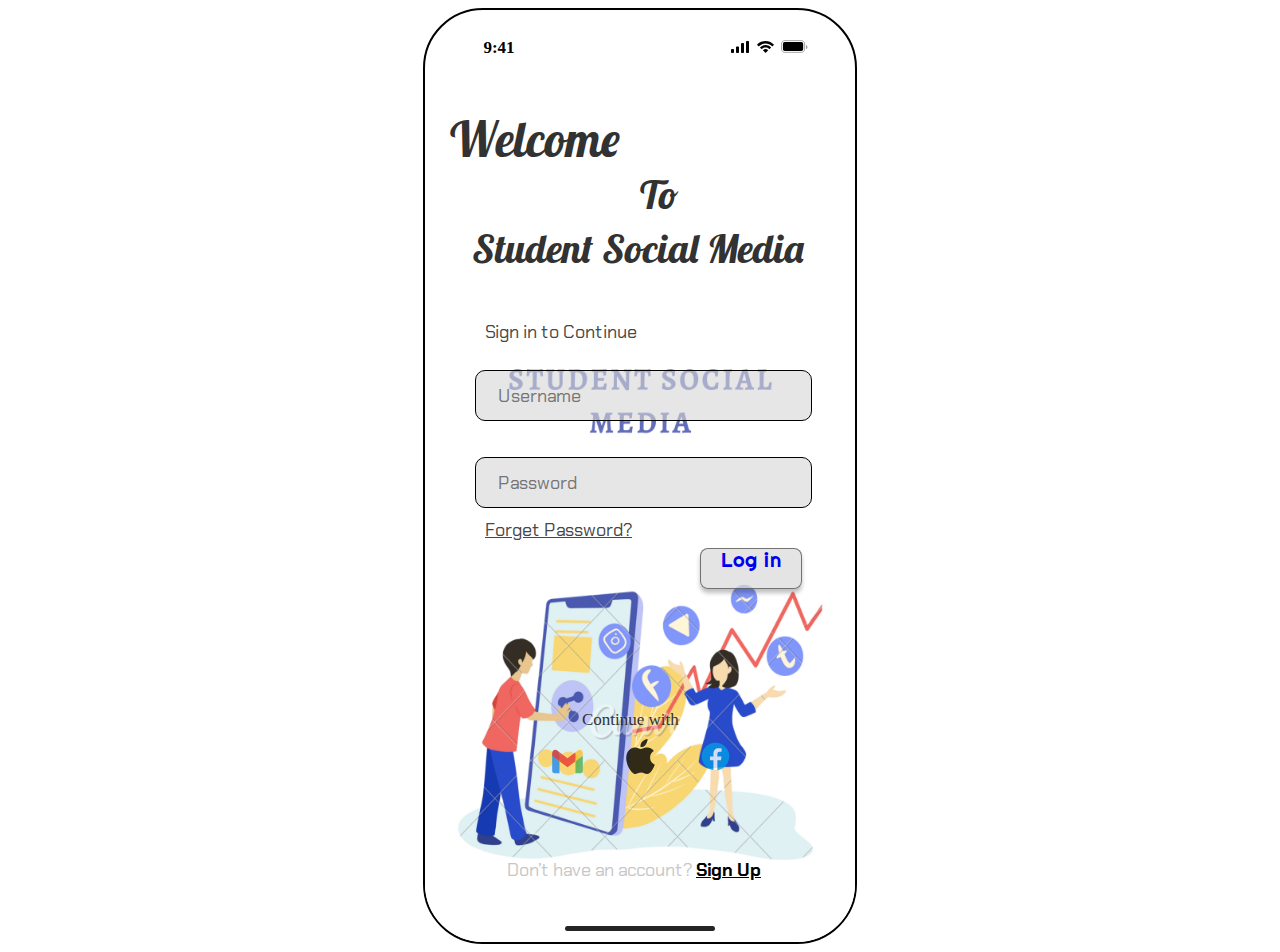
<file: index.html>
<!DOCTYPE html>
<html lang="en">
  <head>
    <meta charset="UTF-8" />
    <meta name="viewport" content="width=device-width, initial-scale=1.0" />
    <title>Starter Page</title>
    <link rel="stylesheet" href="/assets/css/signIn.css" />
  </head>
  <body>
    <div class="SignIn">
      <img class="SsmBgcover1" style="width: 430px; height: 803px; left: 0px; top: 129px; position: absolute" src="/assets/images/ssm_bgcover.png" />
      <div class="Group5">
        <img class="Image3" src="/assets/icons/icons8-facebook.svg" />
        <img class="Image2" src="/assets/icons/apple-logo-svgrepo-com.svg" />
        <img class="Image1" src="/assets/icons/icons8-gmail.svg" />
      </div>
      <div class="Iphonebar">
        <div class="Time">9:41</div>
        <div class="RightSide">
          <img class="BatteryBar" src="/assets/icons/status-bar-battery.svg" />
          <img class="Wifi" src="/assets/icons/wifi.svg" />
          <img class="IconMobileSignal" src="/assets/icons/icon-mobile-signal.svg" />
        </div>

        <div
          class="Rectangle4"
          style="width: 150px; height: 5px; left: 93px; top: 889px; position: absolute; background: #252525; border-radius: 5px"
        ></div>
      </div>
      <div class="Box" style="width: 331px; height: 233px; left: 50px; top: 360px; position: absolute">
        <input
          class="username"
          type="text"
          placeholder="Username"
          style="
            width: 331px;
            height: 47px;
            left: 0px;
            top: 0px;
            position: absolute;
            background: rgba(213.56, 213.56, 213.56, 0.6);
            border-radius: 10px;
            border: 0.5px black solid;
            text-indent: 20px;
            color: #848484;
            font-size: 18px;
            font-family: Chakra Petch;
            font-weight: 400;
            line-height: 22px;
            word-wrap: break-word;
          "
        />
        <input
          class="pwd"
          type="password"
          placeholder="Password"
          style="
            width: 331px;
            height: 47px;
            left: 0px;
            top: 87px;
            position: absolute;
            background: rgba(213.56, 213.56, 213.56, 0.6);
            border-radius: 10px;
            border: 0.5px black solid;
            text-indent: 20px;
            color: #848484;
            font-size: 18px;
            font-family: Chakra Petch;
            font-weight: 400;
            line-height: 22px;
            word-wrap: break-word;
            cursor: pointer;
          "
        />
      </div>
      <div class="WelcomeText" style="width: 354px; height: 164px; left: 25px; top: 99px; position: absolute">
        <div
          class="StudentSocialMedia"
          style="
            left: 22px;
            top: 114px;
            position: absolute;
            color: #323232;
            font-size: 40px;
            font-family: Lobster;
            font-weight: 400;
            word-wrap: break-word;
          "
        >
          Student Social Media
        </div>
        <div
          class="To"
          style="
            left: 190px;
            top: 60px;
            position: absolute;
            color: #323232;
            font-size: 40px;
            font-family: Lobster;
            font-weight: 400;
            word-wrap: break-word;
          "
        >
          To
        </div>
        <div
          class="Welcome"
          style="
            left: 0px;
            top: 0px;
            position: absolute;
            color: #323232;
            font-size: 48px;
            font-family: Lobster;
            font-weight: 400;
            word-wrap: break-word;
          "
        >
          Welcome
        </div>
        <a href="/pages/homePage.html">
          <div
            class="btnLogin"
            style="
              width: 100px;
              height: 39px;
              left: 250px;
              top: 439px;
              position: absolute;
              background: rgba(217, 217, 217, 0.7);
              box-shadow: 0px 4px 4px rgba(0, 0, 0, 0.25);
              border-radius: 8px;
              border: 0.5px rgba(0, 0, 0, 0.5) solid;
              font-size: 20px;
              text-align: center;
              font-family: Righteous;
              font-weight: 400;
              line-height: 22px;
              cursor: pointer;
            "
          >
            Log in
          </div>
        </a>
      </div>
      <div class="Text" style="width: 281px; height: 560px; left: 60px; top: 311px; position: absolute">
        <div
          class="ContinueWith"
          style="
            left: 97px;
            top: 388px;
            position: absolute;
            text-align: center;
            color: #323232;
            font-size: 17px;
            font-family: Inter;
            font-weight: 400;
            line-height: 22px;
            word-wrap: break-word;
          "
        >
          Continue with
        </div>
        <div
          class="SignInToContinue"
          style="
            left: 0px;
            top: 0px;
            position: absolute;
            text-align: center;
            color: #474747;
            font-size: 18px;
            font-family: Chakra Petch;
            font-weight: 400;
            line-height: 22px;
            word-wrap: break-word;
          "
        >
          Sign in to Continue
        </div>
        <div class="DonTHaveAnAccountSignUp" style="left: 22px; top: 538px; position: absolute; text-align: center">
          <span style="color: #c7c7c7; font-size: 18px; font-family: Chakra Petch; font-weight: 400; line-height: 22px; word-wrap: break-word"
            >Don’t have an account?</span
          ><span style="color: #474747; font-size: 18px; font-family: Chakra Petch; font-weight: 400; line-height: 22px; word-wrap: break-word">
          </span>
          <a href="/pages/signupPage.html">
            <span
              style="
                color: black;
                font-size: 18px;
                font-family: Chakra Petch;
                font-weight: 700;
                text-decoration: underline;
                line-height: 22px;
                word-wrap: break-word;
                cursor: pointer;
              "
              >Sign Up</span
            >
          </a>
        </div>
        <div
          class="ForgetPassword"
          style="
            left: 0px;
            top: 198px;
            position: absolute;
            text-align: center;
            color: #474747;
            font-size: 18px;
            font-family: Chakra Petch;
            font-weight: 400;
            text-decoration: underline;
            line-height: 22px;
            word-wrap: break-word;
          "
        >
          Forget Password?
        </div>
      </div>
    </div>
  </body>
</html>
</file>
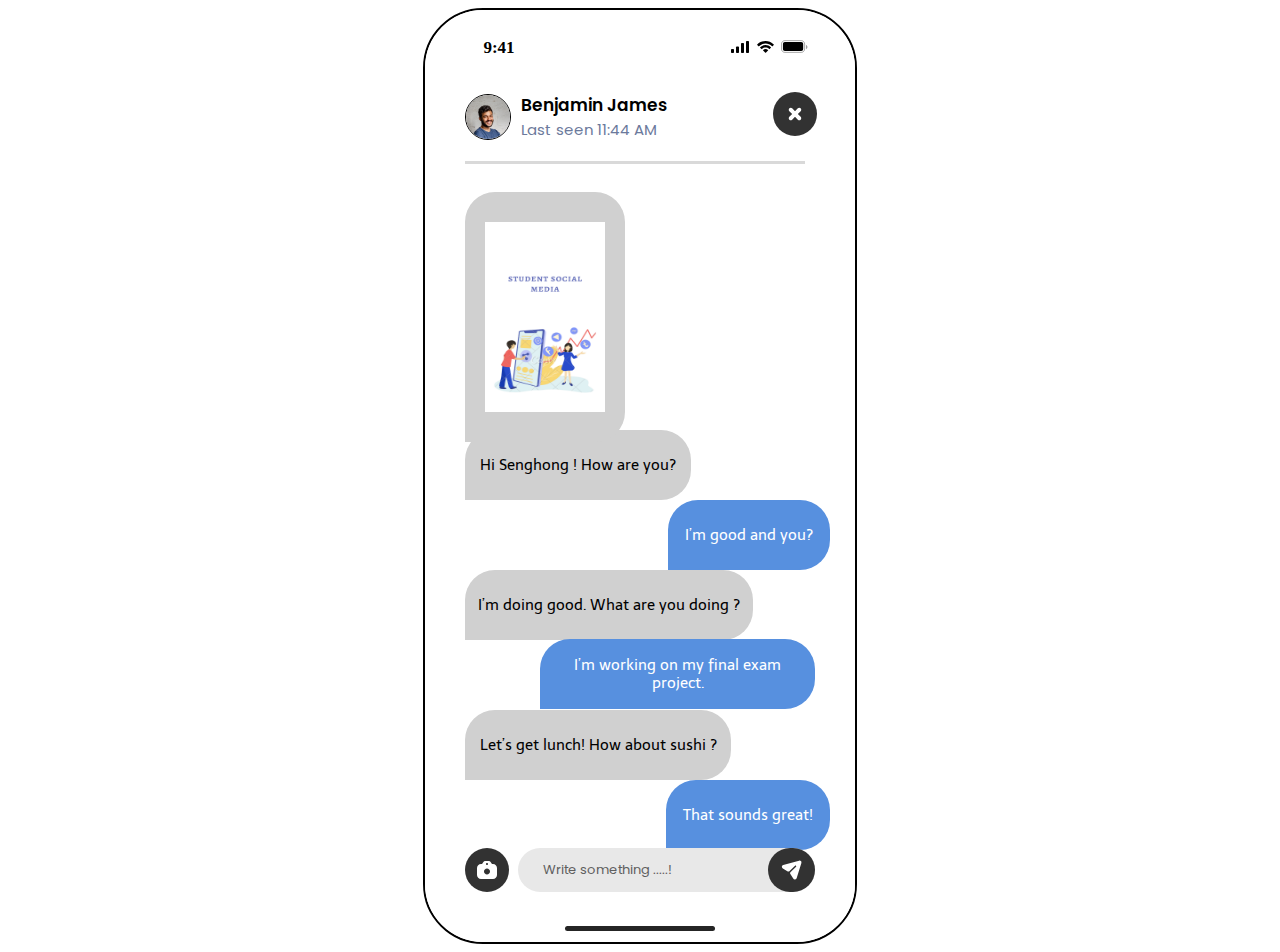
<file: pages/chattingPage.html>
<!DOCTYPE html>
<html lang="en">
  <head>
    <meta charset="UTF-8" />
    <meta name="viewport" content="width=device-width, initial-scale=1.0" />
    <title>Chatting</title>
    <link rel="stylesheet" href="/assets/css/chat.css" />
  </head>
  <body>
    <div
      class="MessageChatting"
      style="
        margin: auto;
        width: 430px;
        height: 932px;
        position: relative;
        background: white;
        border-radius: 60px;
        overflow: hidden;
        border: 2.5px black solid;
      "
    >
      <div class="Base" style="width: 430px; height: 932px; left: 0px; top: 0px; position: absolute; background: white"></div>
      <div class="IphoneBar" style="width: 336.4px; height: 894px; left: 47px; top: 27px; position: absolute">
        <div
          class="Time"
          style="
            width: 54px;
            height: 20px;
            left: 0px;
            top: 0px;
            position: absolute;
            text-align: center;
            color: black;
            font-size: 17px;
            font-family: SF Pro Text;
            font-weight: 600;
            line-height: 22px;
            word-wrap: break-word;
          "
        >
          9:41
        </div>
        <div class="RightSide">
          <img class="BatteryBar" src="/assets/icons/status-bar-battery.svg" />
          <img class="Wifi" src="/assets/icons/wifi.svg" />
          <img class="IconMobileSignal" src="/assets/icons/icon-mobile-signal.svg" />
        </div>
        <div
          class="Rectangle4"
          style="width: 150px; height: 5px; left: 93px; top: 889px; position: absolute; background: #252525; border-radius: 5px"
        ></div>
      </div>
      <div class="Card" style="width: 370px; height: 932px; left: 30px; top: 0px; position: absolute">
        <div
          class="Frame250"
          style="
            left: 10px;
            top: 82px;
            position: absolute;
            flex-direction: column;
            justify-content: flex-start;
            align-items: flex-start;
            gap: 20px;
            display: inline-flex;
          "
        >
          <div class="Frame249" style="justify-content: flex-start; align-items: flex-start; gap: 102px; display: inline-flex">
            <div class="Profile" style="justify-content: center; align-items: center; gap: 10px; display: flex">
              <img
                class="UnsplashIlip77sbmoe"
                style="
                  width: 44px;
                  height: 44px;
                  background: linear-gradient(0deg, #c4c4c4 0%, #c4c4c4 100%);
                  border-radius: 9999px;
                  border: 0.5px black solid;
                "
                src="/assets/images/profile-post1.jpg"
              />
              <div class="BenjaminJamesLastSeen1144Am" style="width: 150px">
                <span style="color: black; font-size: 17px; font-family: Poppins; font-weight: 600; word-wrap: break-word">Benjamin James<br /></span
                ><span style="color: #6c7a9c; font-size: 15px; font-family: Poppins; font-weight: 400; word-wrap: break-word"
                  >Last seen 11:44 AM</span
                >
              </div>
            </div>
            <a href="/pages/messagePage.html">
              <div
              class="ExitButton"
              style="
                padding: 10px;
                background: #323232;
                border-radius: 50px;
                justify-content: flex-start;
                align-items: flex-start;
                gap: 10px;
                display: flex;
                cursor: pointer;
              "
            >
              <div class="HugeIcon" style="width: 24px; height: 24px; position: relative">
                <img class="exitIcon" style="width: 24px; height: 24px; position: absolute" src="/assets/icons/exit.svg"></img>
              </div>
            </div>
            </a>

          </div>
          <div class="Separator" style="width: 340px; height: 3px; background: rgba(0, 0, 0, 0.15)"></div>
        </div>
        <div class="Frame257" style="width: 350px; height: 646px; left: 10px; top: 174px; position: absolute">
          <div class="Conversation" style="width: 345px; height: 638px; left: 0px; top: 8px; position: absolute">
            <div
              class="Frame250"
              style="
                width: 206px;
                height: 50px;
                padding: 10px;
                left: 0px;
                top: 238px;
                position: absolute;
                background: #d0d0d0;
                border-top-left-radius: 30px;
                border-top-right-radius: 30px;
                border-bottom-right-radius: 30px;
                justify-content: center;
                align-items: center;
                gap: 10px;
                display: inline-flex;
              "
            >
              <div
                class="HiSenghongHowAreYou"
                style="text-align: center; color: black; font-size: 15px; font-family: Telex; font-weight: 400; word-wrap: break-word"
              >
                Hi Senghong ! How are you?
              </div>
            </div>
            <div
              class="Frame254"
              style="
                width: 142px;
                height: 50px;
                padding: 10px;
                left: 203px;
                top: 308px;
                position: absolute;
                background: #5790df;
                border-top-left-radius: 30px;
                border-top-right-radius: 30px;
                border-bottom-right-radius: 30px;
                justify-content: center;
                align-items: center;
                gap: 10px;
                display: inline-flex;
              "
            >
              <div
                class="IMGoodAndYou"
                style="text-align: center; color: white; font-size: 15px; font-family: Telex; font-weight: 400; word-wrap: break-word"
              >
                I’m good and you?
              </div>
            </div>
            <div
              class="Frame256"
              style="
                width: 144px;
                height: 50px;
                padding: 10px;
                left: 201px;
                top: 588px;
                position: absolute;
                background: #5790df;
                border-top-left-radius: 30px;
                border-top-right-radius: 30px;
                border-bottom-right-radius: 30px;
                justify-content: center;
                align-items: center;
                gap: 10px;
                display: inline-flex;
              "
            >
              <div
                class="ThatSoundsGreat"
                style="text-align: center; color: white; font-size: 15px; font-family: Telex; font-weight: 400; word-wrap: break-word"
              >
                That sounds great!
              </div>
            </div>
            <div
              class="Frame252"
              style="
                width: 268px;
                height: 50px;
                padding: 10px;
                left: 0px;
                top: 378px;
                position: absolute;
                background: #d0d0d0;
                border-top-left-radius: 30px;
                border-top-right-radius: 30px;
                border-bottom-right-radius: 30px;
                justify-content: center;
                align-items: center;
                gap: 10px;
                display: inline-flex;
              "
            >
              <div
                class="IMDoingGoodWhatAreYouDoing"
                style="text-align: center; color: black; font-size: 15px; font-family: Telex; font-weight: 400; word-wrap: break-word"
              >
                I’m doing good. What are you doing ?
              </div>
            </div>
            <div
              class="Frame253"
              style="
                width: 246px;
                height: 50px;
                padding: 10px;
                left: 0px;
                top: 518px;
                position: absolute;
                background: #d0d0d0;
                border-top-left-radius: 30px;
                border-top-right-radius: 30px;
                border-bottom-right-radius: 30px;
                justify-content: center;
                align-items: center;
                gap: 10px;
                display: inline-flex;
              "
            >
              <div
                class="LetSGetLunchHowAboutSushi"
                style="text-align: center; color: black; font-size: 15px; font-family: Telex; font-weight: 400; word-wrap: break-word"
              >
                Let’s get lunch! How about sushi ?
              </div>
            </div>
            <div
              class="Frame251"
              style="
                width: 140px;
                height: 230px;
                padding: 10px;
                left: 0px;
                top: 0px;
                position: absolute;
                background: #d0d0d0;
                border-top-left-radius: 30px;
                border-top-right-radius: 30px;
                border-bottom-right-radius: 30px;
                justify-content: center;
                align-items: center;
                gap: 10px;
                display: inline-flex;
              "
            >
              <img class="ProfilePost11" style="width: 120px; height: 190px" src="/assets/images/ssm_bgcover.png" />
            </div>
          </div>
          <div
            class="Frame255"
            style="
              height: 50px;
              padding: 10px;
              left: 75px;
              top: 455px;
              position: absolute;
              background: #5790df;
              border-top-left-radius: 30px;
              border-top-right-radius: 30px;
              border-bottom-right-radius: 30px;
              justify-content: center;
              align-items: center;
              gap: 10px;
              display: inline-flex;
            "
          >
            <div
              class="IMWorkingOnMyFinalExamProject"
              style="text-align: center; color: white; font-size: 15px; font-family: Telex; font-weight: 400; word-wrap: break-word"
            >
              I’m working on my final exam project.
            </div>
          </div>
        </div>
        <div class="CameraButton" style="width: 44px; height: 44px; left: 10px; top: 838px; position: absolute">
          <div
            class="Ellipse256"
            style="width: 44px; height: 44px; left: 0px; top: 0px; position: absolute; background: #323232; border-radius: 9999px"
          ></div>
          <div class="HugeIcon" style="width: 24px; height: 24px; left: 10px; top: 10px; position: absolute">
            <img class="SendPicture" style="width: 24px; height: 24px; position: absolute" src="/assets/icons/camera_icon.svg"></img>
          </div>
        </div>
        <div class="SentMessage" style="width: 297px; height: 44px; left: 63px; top: 838px; position: absolute">
          <div
            class="Rectangle9"
            style="width: 297px; height: 44px; left: 0px; top: 0px; position: absolute; background: #e8e8e8; border-radius: 30px"
          ></div>
          <div
            class="WriteSomething"
            style="
              left: 25px;
              top: 12px;
              position: absolute;
              text-align: center;
              color: #5f5f5f;
              font-size: 13px;
              font-family: Poppins;
              font-weight: 400;
              word-wrap: break-word;
            "
          >
            Write something .....!
          </div>
          <div class="SentButton" style="width: 46.67px; height: 44px; left: 250.33px; top: 0px; position: absolute">
            <div
              class="Ellipse256"
              style="width: 46.67px; height: 44px; left: 0px; top: 0px; position: absolute; background: #323232; border-radius: 9999px"
            ></div>
            <div class="IconlyBoldSend" style="width: 25.46px; height: 24px; left: 10.61px; top: 10px; position: absolute">
              <img class="Send" style="width: 25.46px; height: 24px; position: absolute" src="/assets/icons/Send.svg"></img>
            </div>
          </div>
        </div>
      </div>
    </div>
  </body>
</html>
</file>
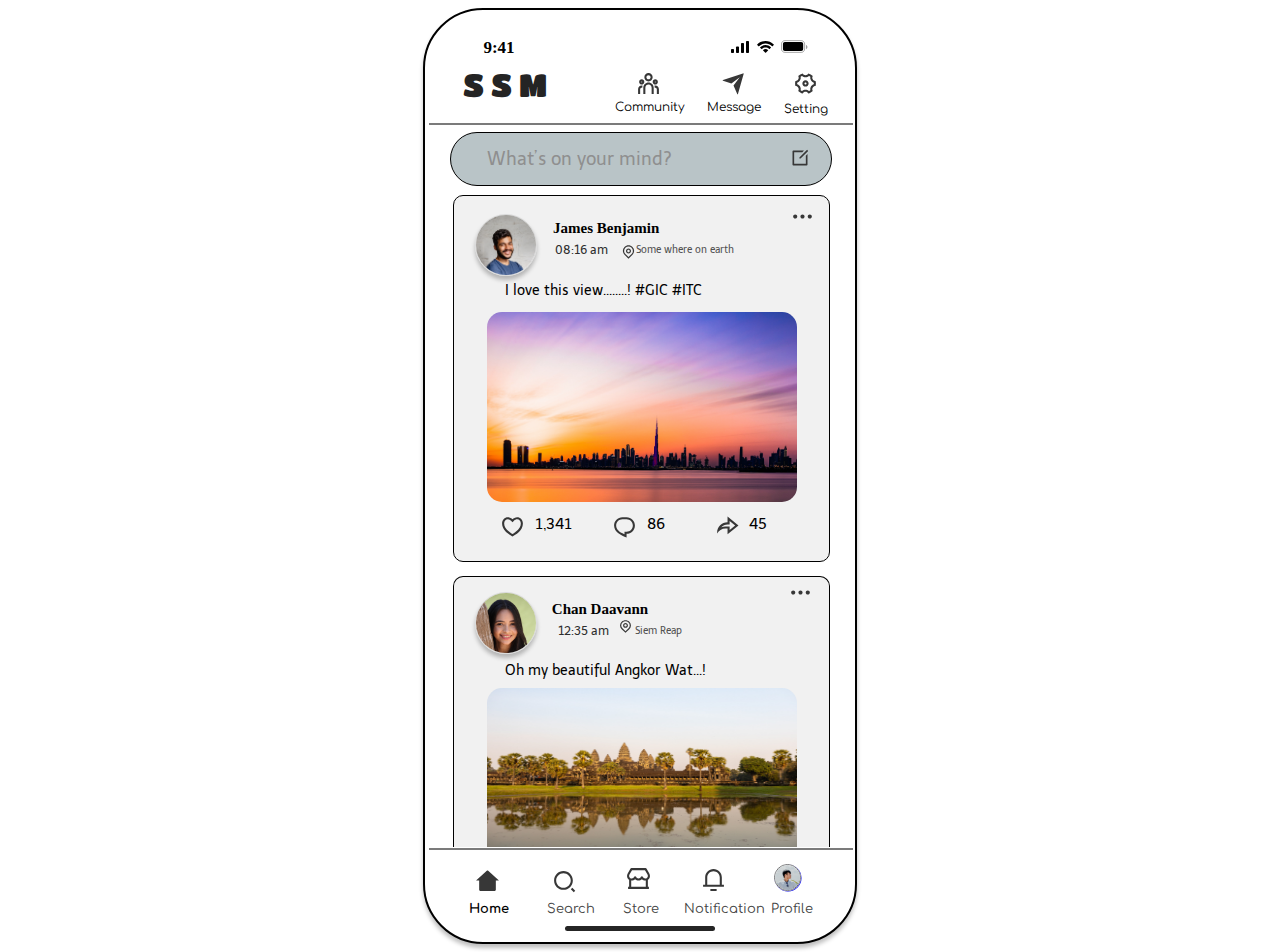
<file: pages/homePage.html>
<!DOCTYPE html>
<html lang="en">
  <head>
    <meta charset="UTF-8" />
    <meta name="viewport" content="width=device-width, initial-scale=1.0" />
    <title>Home Page</title>
    <link rel="stylesheet" href="/assets/css/homePage.css" />
  </head>
  <body>
    <div class="HomePage">
      <div class="IphoneBar">
        <div class="Time">9:41</div>
        <div class="RightSide">
          <img class="BatteryBar" src="/assets/icons/status-bar-battery.svg" />
          <img class="Wifi" src="/assets/icons/wifi.svg" />
          <img class="IconMobileSignal" src="/assets/icons/icon-mobile-signal.svg" />
        </div>
        <div class="HomeSlide"></div>
      </div>

      <div class="LogoTop">
        <a href="/pages/messagePage.html">
          <img class="Image8" style="width: 25px; height: 25px; left: 258px; top: 0px; position: absolute" src="/assets/icons/send-plane-fill.svg" />
        </a>
        <img class="Image9" style="width: 25px; height: 25px; left: 173px; top: 0px; position: absolute" src="/assets/icons/team-line.svg" />
        <a href="/pages/settingPage.html">
          <img class="Image10" style="width: 25px; height: 25px; left: 330px; top: 0px; position: absolute" src="/assets/icons/settings-4-line.svg" />
        </a>
        <div class="SSM">S S M</div>
        <div class="Community">Community</div>
        <div class="Message">Message</div>
        <div class="Setting">Setting</div>
      </div>

      <div class="PostBar">
        <div class="Rectangle6"></div>
        <img class="Image21" style="width: 20px; height: 20px; left: 340px; top: 16px; position: absolute" src="/assets/icons/edit-box-line.svg" />
        <div class="WhatSOnYourMind">What’s on your mind?</div>
      </div>

      <div class="Post">
        <div class="Rectangle7"></div>
        <img class="Ellipse1" src="/assets/images/profile-post1.jpg" />
        <img class="Rectangle8" src="/assets/images/sunset-picture.jpg" />

        <div class="Icon" style="width: 319.22px; height: 335px; left: 47px; top: 9px; position: absolute">
          <img class="Image16" style="width: 25px; height: 25px; left: 0px; top: 310px; position: absolute" src="/assets/icons/heart-3-line.svg" />
          <img class="Image17" style="width: 25px; height: 25px; left: 112px; top: 310px; position: absolute" src="/assets/icons/chat-1-line.svg" />
          <img
            class="Image18"
            style="width: 25px; height: 25px; left: 214px; top: 310px; position: absolute"
            src="/assets/icons/share-forward-line.svg"
          />
          <img class="Image19" style="width: 15px; height: 15px; left: 121px; top: 40px; position: absolute" src="/assets/icons/map-pin-line.svg" />
          <img class="more-fill" style="width: 25px; height: 25px; left: 290px; top: 0px; position: absolute" src="/assets/icons/more-fill.svg" />
        </div>
        <div class="Text">
          <div class="heart-count">1,341</div>
          <div class="comment-count">86</div>
          <div class="share-count">45</div>
          <div class="post-time">08:16 am</div>
          <div class="locationName">Some where on earth</div>
          <div class="caption">I love this view........! #GIC #ITC</div>
          <div class="profileName">James Benjamin</div>
        </div>
      </div>

      <div class="Post2">
        <div class="Rectangle9"></div>
        <img class="post-photo2" src="/assets/images/angkorwat.jpg" />
        <img class="profile-post2" src="/assets/images/profile-post2.jpg" />

        <div class="Text">
          <div class="time2">12:35 am</div>
          <div class="location2">Siem Reap</div>
          <div class="caption2">Oh my beautiful Angkor Wat...!</div>
          <div class="profileName2">Chan Daavann</div>
        </div>
        <div class="Icon" style="width: 198.22px; height: 53.42px; left: 165px; top: 3.88px; position: absolute">
          <img
            class="IconMap"
            style="width: 15px; height: 14.57px; left: 0px; top: 38.85px; position: absolute"
            src="/assets/icons/map-pin-line.svg"
          />
          <img class="IconMore" style="width: 25px; height: 25px; left: 170px; top: 0px; position: absolute" src="/assets/icons/more-fill.svg" />
        </div>
      </div>

      <div class="LineBottom"></div>

      <div class="LineTop"></div>

      <div class="BottomBar" style="height: 56px; left: 44px; top: 854px; position: absolute">
        <div class="Logo" style="width: 329px; height: 30px; left: 6px; top: 0px; position: absolute">
          <img
            class="iconInbox"
            style="width: 25px; height: 25px; left: 226px; top: 3px; position: absolute"
            src="/assets/icons/notification-3-line.svg"
          />
          <img class="iconStore" style="width: 25px; height: 25px; left: 151px; top: 2px; position: absolute" src="/assets/icons/store-2-line.svg" />
          <img class="iconHome" style="width: 25px; height: 25px; left: 0px; top: 5px; position: absolute" src="/assets/icons/home-2-fill.svg" />
          <img class="iconSearch" style="width: 25px; height: 25px; left: 77px; top: 5px; position: absolute" src="/assets/icons/search-2-line.svg" />
          <a href="/pages/userProfilePage.html">
            <img class="profilesm" src="/assets/images/mainProfile.jpg" />
          </a>
        </div>

        <div class="TextBottom">
          <div class="ProfileT">Profile</div>
          <div class="Inbox">Notification</div>
          <div class="Store">Store</div>
          <div class="Search">Search</div>
          <div class="Home">Home</div>
        </div>
      </div>
    </div>
  </body>
</html>
</file>
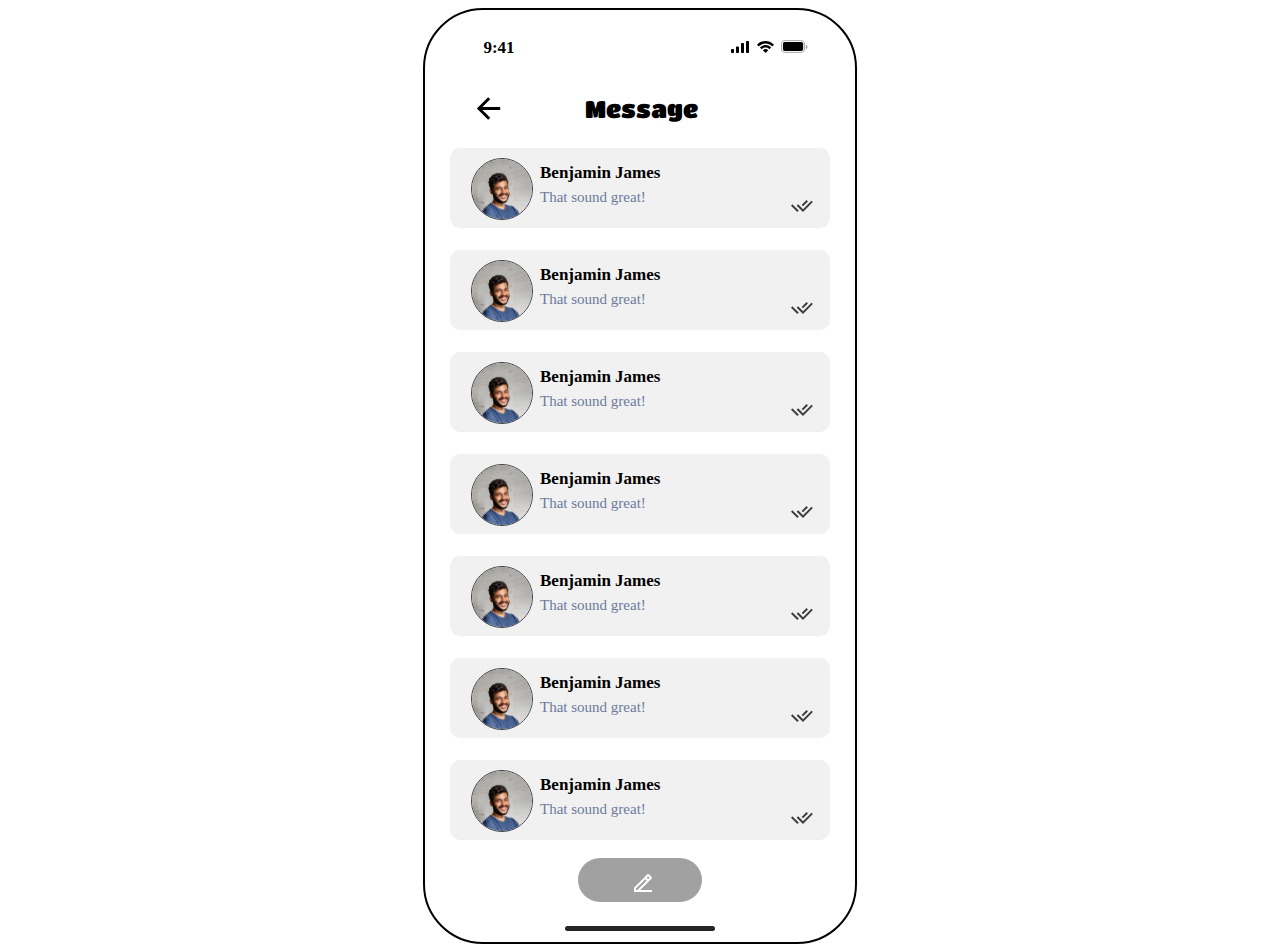
<file: pages/messagePage.html>
<!DOCTYPE html>
<html lang="en">
<head>
  <meta charset="UTF-8">
  <meta name="viewport" content="width=device-width, initial-scale=1.0">
  <title>Message</title>
  <link rel="stylesheet" href="/assets/css/message.css">
</head>
<body>
  <div class="Message" style="margin: auto; width: 430px; height: 932px; position: relative; background: white; border-radius: 60px; overflow: hidden; border: 2.50px black solid">
    <div class="CreateNewChat" style="padding-left: 50px; padding-right: 50px; padding-top: 10px; padding-bottom: 10px; left: 153px; top: 848px; position: absolute; background: #A1A1A1; border-radius: 50px; justify-content: flex-start; align-items: flex-start; gap: 10px; display: inline-flex">
    <div class="Frame" style="width: 24px; height: 24px; position: relative">
    <img class="Vector" style="width: 24px; height: 24px; left: 3px; top: 2.92px; position: absolute" src="/assets/icons/edit_white.svg"></img>
    </div>
    </div>
    <div class="Chat6" style="width: 380px; height: 80px; left: 25px; top: 750px; position: absolute">
    <div class="Rectangle1" style="width: 380px; height: 80px; left: 0px; top: 0px; position: absolute; background: #F1F1F1; border-radius: 10px"></div>
    <div class="Frame" style="width: 24px; height: 24px; left: 339px; top: 40px; position: absolute">
    <img class="Vector" style="width: 24px; height: 24px; left: 1px; top: 5.98px; position: absolute" src="/assets/icons/double_tick.svg"></img>
    </div>
    <div class="BenjaminJames" style="left: 90px; top: 15px; position: absolute; text-align: center; color: black; font-size: 17px; font-family: Poppins; font-weight: 600; word-wrap: break-word">Benjamin James</div>
    <div class="ThatSoundGreat" style="left: 90px; top: 41px; position: absolute; text-align: center; color: #6C7A9C; font-size: 15px; font-family: Poppins; font-weight: 400; word-wrap: break-word">That sound great!</div>
    <img class="Ellipse257" style="width: 60px; height: 60px; left: 21px; top: 10px; position: absolute; border-radius: 9999px; border: 0.50px #3E3E3E solid" src="/assets/images/profile-post1.jpg" />
    </div>
    <div class="Chat5" style="width: 380px; height: 80px; left: 25px; top: 648px; position: absolute">
    <div class="Rectangle1" style="width: 380px; height: 80px; left: 0px; top: 0px; position: absolute; background: #F1F1F1; border-radius: 10px"></div>
    <div class="Frame" style="width: 24px; height: 24px; left: 339px; top: 40px; position: absolute">
    <img class="Vector" style="width: 24px; height: 24px; left: 1px; top: 5.98px; position: absolute" src="/assets/icons/double_tick.svg"></img>
    </div>
    <div class="BenjaminJames" style="left: 90px; top: 15px; position: absolute; text-align: center; color: black; font-size: 17px; font-family: Poppins; font-weight: 600; word-wrap: break-word">Benjamin James</div>
    <div class="ThatSoundGreat" style="left: 90px; top: 41px; position: absolute; text-align: center; color: #6C7A9C; font-size: 15px; font-family: Poppins; font-weight: 400; word-wrap: break-word">That sound great!</div>
    <img class="Ellipse257" style="width: 60px; height: 60px; left: 21px; top: 10px; position: absolute; border-radius: 9999px; border: 0.50px #3E3E3E solid"  src="/assets/images/profile-post1.jpg"  />
    </div>
    <div class="Chat4" style="width: 380px; height: 80px; left: 25px; top: 546px; position: absolute">
    <div class="Rectangle1" style="width: 380px; height: 80px; left: 0px; top: 0px; position: absolute; background: #F1F1F1; border-radius: 10px"></div>
    <div class="Frame" style="width: 24px; height: 24px; left: 339px; top: 40px; position: absolute">
    <img class="Vector" style="width: 24px; height: 24px; left: 1px; top: 5.98px; position: absolute" src="/assets/icons/double_tick.svg"></img>
    </div>
    <div class="BenjaminJames" style="left: 90px; top: 15px; position: absolute; text-align: center; color: black; font-size: 17px; font-family: Poppins; font-weight: 600; word-wrap: break-word">Benjamin James</div>
    <div class="ThatSoundGreat" style="left: 90px; top: 41px; position: absolute; text-align: center; color: #6C7A9C; font-size: 15px; font-family: Poppins; font-weight: 400; word-wrap: break-word">That sound great!</div>
    <img class="Ellipse257" style="width: 60px; height: 60px; left: 21px; top: 10px; position: absolute; border-radius: 9999px; border: 0.50px #3E3E3E solid"  src="/assets/images/profile-post1.jpg"  />
    </div>
    <div class="Chat3" style="width: 380px; height: 80px; left: 25px; top: 444px; position: absolute">
    <div class="Rectangle1" style="width: 380px; height: 80px; left: 0px; top: 0px; position: absolute; background: #F1F1F1; border-radius: 10px"></div>
    <div class="Frame" style="width: 24px; height: 24px; left: 339px; top: 40px; position: absolute">
    <img class="Vector" style="width: 24px; height: 24px; left: 1px; top: 5.98px; position: absolute" src="/assets/icons/double_tick.svg"></img>
    </div>
    <div class="BenjaminJames" style="left: 90px; top: 15px; position: absolute; text-align: center; color: black; font-size: 17px; font-family: Poppins; font-weight: 600; word-wrap: break-word">Benjamin James</div>
    <div class="ThatSoundGreat" style="left: 90px; top: 41px; position: absolute; text-align: center; color: #6C7A9C; font-size: 15px; font-family: Poppins; font-weight: 400; word-wrap: break-word">That sound great!</div>
    <img class="Ellipse257" style="width: 60px; height: 60px; left: 21px; top: 10px; position: absolute; border-radius: 9999px; border: 0.50px #3E3E3E solid"  src="/assets/images/profile-post1.jpg"  />
    </div>
    <div class="Chat2" style="width: 380px; height: 80px; left: 25px; top: 342px; position: absolute">
    <div class="Rectangle1" style="width: 380px; height: 80px; left: 0px; top: 0px; position: absolute; background: #F1F1F1; border-radius: 10px"></div>
    <div class="Frame" style="width: 24px; height: 24px; left: 339px; top: 40px; position: absolute">
    <img class="Vector" style="width: 24px; height: 24px; left: 1px; top: 5.98px; position: absolute" src="/assets/icons/double_tick.svg"></img>
    </div>
    <div class="BenjaminJames" style="left: 90px; top: 15px; position: absolute; text-align: center; color: black; font-size: 17px; font-family: Poppins; font-weight: 600; word-wrap: break-word">Benjamin James</div>
    <div class="ThatSoundGreat" style="left: 90px; top: 41px; position: absolute; text-align: center; color: #6C7A9C; font-size: 15px; font-family: Poppins; font-weight: 400; word-wrap: break-word">That sound great!</div>
    <img class="Ellipse257" style="width: 60px; height: 60px; left: 21px; top: 10px; position: absolute; border-radius: 9999px; border: 0.50px #3E3E3E solid"  src="/assets/images/profile-post1.jpg"  />
    </div>
    <div class="Chat1" style="width: 380px; height: 80px; left: 25px; top: 240px; position: absolute">
    <div class="Rectangle1" style="width: 380px; height: 80px; left: 0px; top: 0px; position: absolute; background: #F1F1F1; border-radius: 10px"></div>
    <div class="Frame" style="width: 24px; height: 24px; left: 339px; top: 40px; position: absolute">
    <img class="Vector" style="width: 24px; height: 24px; left: 1px; top: 5.98px; position: absolute" src="/assets/icons/double_tick.svg"></img>
    </div>
    <div class="BenjaminJames" style="left: 90px; top: 15px; position: absolute; text-align: center; color: black; font-size: 17px; font-family: Poppins; font-weight: 600; word-wrap: break-word">Benjamin James</div>
    <div class="ThatSoundGreat" style="left: 90px; top: 41px; position: absolute; text-align: center; color: #6C7A9C; font-size: 15px; font-family: Poppins; font-weight: 400; word-wrap: break-word">That sound great!</div>
    <img class="Ellipse257" style="width: 60px; height: 60px; left: 21px; top: 10px; position: absolute; border-radius: 9999px; border: 0.50px #3E3E3E solid"  src="/assets/images/profile-post1.jpg"  />
    </div>
    <a href="/pages/chattingPage.html">
    <div class="Chat" style="width: 380px; height: 80px; left: 25px; top: 138px; position: absolute">
    <div class="Rectangle1" style="width: 380px; height: 80px; left: 0px; top: 0px; position: absolute; background: #F1F1F1; border-radius: 10px"></div>
    <div class="Frame" style="width: 24px; height: 24px; left: 339px; top: 40px; position: absolute">
    <img class="Vector" style="width: 24px; height: 24px; left: 1px; top: 5.98px; position: absolute" src="/assets/icons/double_tick.svg"></img>
    </div>
    <div class="BenjaminJames" style="left: 90px; top: 15px; position: absolute; text-align: center; color: black; font-size: 17px; font-family: Poppins; font-weight: 600; word-wrap: break-word">Benjamin James</div>
    <div class="ThatSoundGreat" style="left: 90px; top: 41px; position: absolute; text-align: center; color: #6C7A9C; font-size: 15px; font-family: Poppins; font-weight: 400; word-wrap: break-word">That sound great!</div>
    <img class="Ellipse257" style="width: 60px; height: 60px; left: 21px; top: 10px; position: absolute; border-radius: 9999px; border: 0.50px #3E3E3E solid"  src="/assets/images/profile-post1.jpg"  />
    </div>
    </a>

    <div class="Message" style="left: 160px; top: 88px; position: absolute; text-align: center; color: black; font-size: 24px; font-family: Titan One; font-weight: 400; line-height: 22px; word-wrap: break-word">Message</div>
    <a href="/pages/homePage.html">
          <img class="Image23" style="width: 35px; height: 35px; left: 46px; top: 81px; cursor: pointer; position: absolute" src="/assets/icons/arrow-left-line.svg" />
    </a>
    <div class="IphoneBar" style="width: 336.40px; height: 894px; left: 47px; top: 27px; position: absolute">
    <div class="Time" style="width: 54px; height: 20px; left: 0px; top: 0px; position: absolute; text-align: center; color: black; font-size: 17px; font-family: SF Pro Text; font-weight: 600; line-height: 22px; word-wrap: break-word">9:41</div>
    <div class="RightSide">
      <img class="BatteryBar" src="/assets/icons/status-bar-battery.svg" />
      <img class="Wifi" src="/assets/icons/wifi.svg" />
      <img class="IconMobileSignal" src="/assets/icons/icon-mobile-signal.svg" />
    </div>
    <div class="Rectangle4" style="width: 150px; height: 5px; left: 93px; top: 889px; position: absolute; background: #252525; border-radius: 5px"></div>
    </div>
    </div>
</body>
</html>
</file>
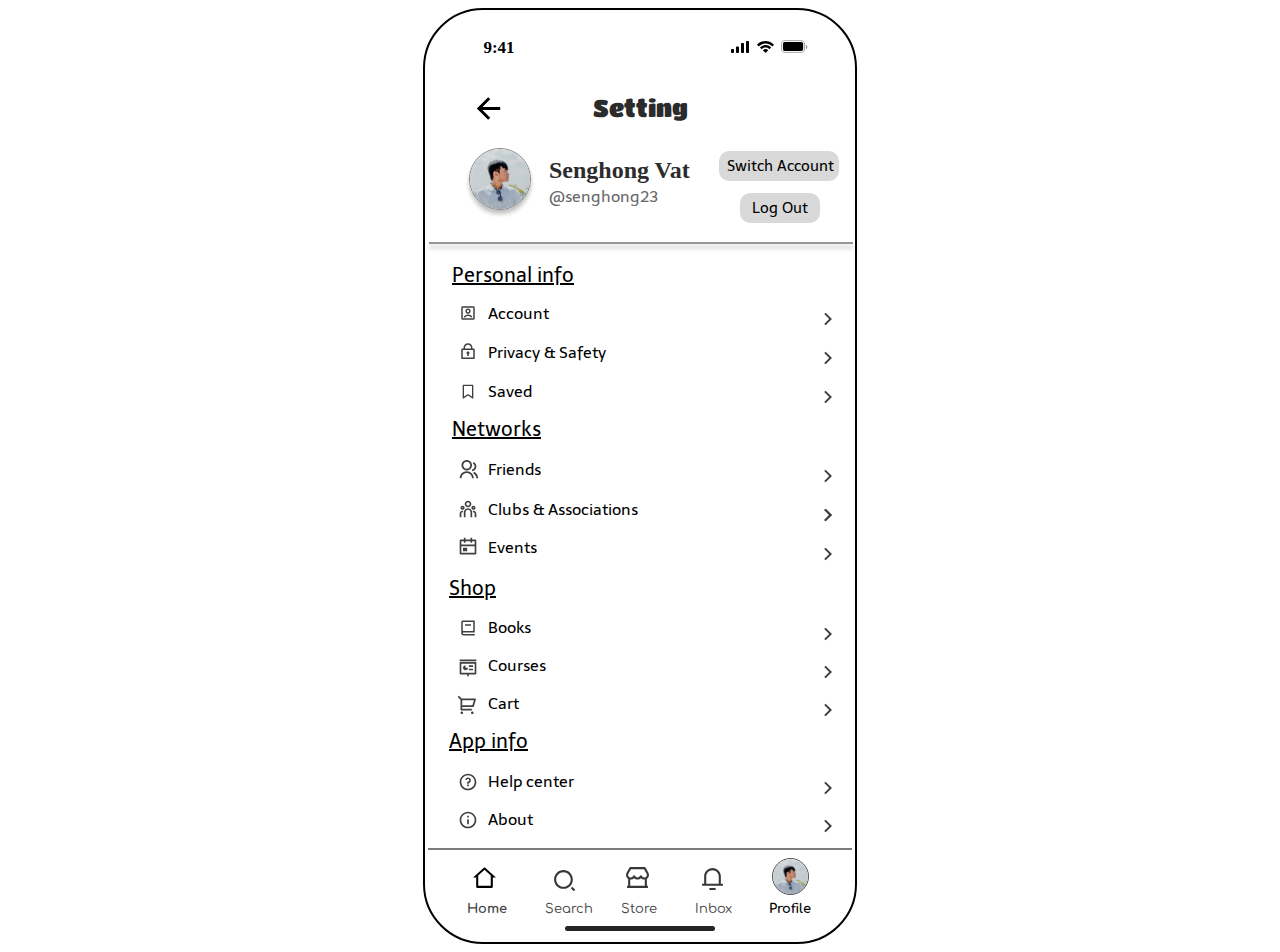
<file: pages/settingPage.html>
<!DOCTYPE html>
<html lang="en">
  <head>
    <meta charset="UTF-8" />
    <meta name="viewport" content="width=device-width, initial-scale=1.0" />
    <title>Setting</title>
    <link rel="stylesheet" href="/assets/css/setting.css">
  </head>
  <body>
    <div
      class="Setting"
      style="
        margin: auto;
        width: 430px;
        height: 932px;
        position: relative;
        background: white;
        border-radius: 60px;
        overflow: hidden;
        border: 2.5px black solid;
      "
    >
      <div class="IphoneBar" style="width: 336.4px; height: 894px; left: 47px; top: 27px; position: absolute">
        <div
          class="Time"
          style="
            width: 54px;
            height: 20px;
            left: 0px;
            top: 0px;
            position: absolute;
            text-align: center;
            color: black;
            font-size: 17px;
            font-family: SF Pro Text;
            font-weight: 600;
            line-height: 22px;
            word-wrap: break-word;
          "
        >
          9:41
        </div>
        <div class="RightSide">
          <img class="BatteryBar" src="/assets/icons/status-bar-battery.svg" />
          <img class="Wifi" src="/assets/icons/wifi.svg" />
          <img class="IconMobileSignal" src="/assets/icons/icon-mobile-signal.svg" />
        </div>
        <div
          class="Rectangle4"
          style="width: 150px; height: 5px; left: 93px; top: 889px; position: absolute; background: #252525; border-radius: 5px"
        ></div>
      </div>
      <div
        class="Line3"
        style="
          width: 422px;
          height: 0px;
          left: 3.23px;
          top: 838.35px;
          position: absolute;
          box-shadow: 0px 4px 4px rgba(0, 0, 0, 0.25) inset;
          border: 1px #7b7b7b solid;
        "
      ></div>
      <div
        class="Line6"
        style="
          width: 422px;
          height: 0px;
          left: 4px;
          top: 232px;
          position: absolute;
          box-shadow: 0px 4px 4px rgba(0, 0, 0, 0.25);
          border: 1.5px #959595 solid;
        "
      ></div>
      <div class="BottomBar" style="height: 62px; left: 42px; top: 848px; position: absolute">
        <div class="Logo" style="width: 335px; height: 35px; left: 5px; top: 0px; position: absolute">
          <img class="Image14" style="width: 25px; height: 25px; left: 228px; top: 8px; position: absolute" src="/assets/icons/notification-3-line.svg" />
          <img class="Image15" style="width: 25px; height: 25px; left: 153px; top: 7px; position: absolute" src="/assets/icons/store-2-line.svg" />
          <img class="Image13" style="width: 25px; height: 25px; left: 80px; top: 10px; position: absolute" src="/assets/icons/search-2-line.svg" />
          <img
            class="Ellipse3"
            style="width: 35px; height: 35px; left: 300px; top: 0px; position: absolute; border-radius: 9999px; border: 0.75px #474747 solid"
            src="/assets/images/mainProfile.jpg"
          />
          <img class="Image22" style="width: 25px; height: 25px; left: 0px; top: 8px; position: absolute" src="/assets/icons/home-2-line.svg" />
        </div>
        <div class="Text" style="width: 343px; height: 22px; left: 0px; top: 40px; position: absolute">
          <div
            class="Profile"
            style="
              left: 302px;
              top: 0px;
              position: absolute;
              text-align: center;
              color: black;
              font-size: 13px;
              font-family: Comfortaa;
              font-weight: 700;
              line-height: 22px;
              word-wrap: break-word;
            "
          >
            Profile
          </div>
          <div
            class="Inbox"
            style="
              left: 228px;
              top: 0px;
              position: absolute;
              text-align: center;
              color: #434343;
              font-size: 13px;
              font-family: Comfortaa;
              font-weight: 400;
              line-height: 22px;
              word-wrap: break-word;
            "
          >
            Inbox
          </div>
          <div
            class="Store"
            style="
              left: 154px;
              top: 0px;
              position: absolute;
              text-align: center;
              color: #434343;
              font-size: 13px;
              font-family: Comfortaa;
              font-weight: 400;
              line-height: 22px;
              word-wrap: break-word;
            "
          >
            Store
          </div>
          <div
            class="Search"
            style="
              left: 78px;
              top: 0px;
              position: absolute;
              text-align: center;
              color: #434343;
              font-size: 13px;
              font-family: Comfortaa;
              font-weight: 400;
              line-height: 22px;
              word-wrap: break-word;
            "
          >
            Search
          </div>
          <div
            class="Home"
            style="
              left: 0px;
              top: 0px;
              position: absolute;
              text-align: center;
              color: #434343;
              font-size: 13px;
              font-family: Comfortaa;
              font-weight: 700;
              line-height: 22px;
              word-wrap: break-word;
            "
          >
            Home
          </div>
        </div>
      </div>
      <img class="Image23" style="width: 35px; height: 35px; left: 46px; top: 81px; position: absolute" src="/assets/icons/arrow-left-line.svg" />
      <img
        class="Ellipse4"
        style="
          width: 60px;
          height: 60px;
          left: 44px;
          top: 138px;
          position: absolute;
          box-shadow: 0px 4px 4px rgba(0, 0, 0, 0.25);
          border-radius: 9999px;
          border: 0.5px #848484 solid;
        "
        src="/assets/images/mainProfile.jpg"
      />
      <div
        class="Setting"
        style="
          left: 168px;
          top: 87px;
          position: absolute;
          text-align: center;
          color: #2b2b2b;
          font-size: 24px;
          font-family: Titan One;
          font-weight: 400;
          line-height: 22px;
          word-wrap: break-word;
        "
      >
        Setting
      </div>
      <div
        class="Senghong23"
        style="
          left: 124px;
          top: 176px;
          position: absolute;
          text-align: center;
          color: #696969;
          font-size: 16px;
          font-family: Telex;
          font-weight: 400;
          line-height: 22px;
          word-wrap: break-word;
        "
      >
        @senghong23
      </div>
      <div
        class="SenghongVat"
        style="
          left: 124px;
          top: 149px;
          position: absolute;
          text-align: center;
          color: #2c2c2c;
          font-size: 24px;
          font-family: Tinos;
          font-weight: 700;
          line-height: 22px;
          word-wrap: break-word;
        "
      >
        Senghong Vat
      </div>
      <div class="Text02" style="width: 280px; height: 488px; left: 24px; top: 254px; position: absolute">
        <div
          class="PersonalInfo"
          style="
            left: 3px;
            top: 0px;
            position: absolute;
            text-align: center;
            color: black;
            font-size: 20px;
            font-family: Telex;
            font-weight: 400;
            text-decoration: underline;
            line-height: 22px;
            word-wrap: break-word;
          "
        >
          Personal info
        </div>
        <div
          class="AppInfo"
          style="
            left: 0px;
            top: 466px;
            position: absolute;
            text-align: center;
            color: black;
            font-size: 20px;
            font-family: Telex;
            font-weight: 400;
            text-decoration: underline;
            line-height: 22px;
            word-wrap: break-word;
          "
        >
          App info
        </div>
        <div
          class="Networks"
          style="
            left: 3px;
            top: 154px;
            position: absolute;
            text-align: center;
            color: black;
            font-size: 20px;
            font-family: Telex;
            font-weight: 400;
            text-decoration: underline;
            line-height: 22px;
            word-wrap: break-word;
          "
        >
          Networks
        </div>
        <div
          class="Shop"
          style="
            left: 0px;
            top: 313px;
            position: absolute;
            text-align: center;
            color: black;
            font-size: 20px;
            font-family: Telex;
            font-weight: 400;
            text-decoration: underline;
            line-height: 22px;
            word-wrap: break-word;
          "
        >
          Shop
        </div>
      </div>
      <a href="/index.html">
        <div class="LogOut" style="width: 80px; height: 30px; left: 315px; top: 183px; position: absolute">
        <div
          class="Rectangle12"
          style="width: 80px; height: 30px; left: 0px; top: 0px; position: absolute; background: #d9d9d9; border-radius: 10px"
        ></div>
        <div
          class="LogOut"
          style="
            left: 12px;
            top: 4px;
            position: absolute;
            text-align: center;
            color: black;
            font-size: 15px;
            font-family: Telex;
            font-weight: 400;
            line-height: 22px;
            word-wrap: break-word;
          "
        >
          Log Out
        </div>
      </div>
      </a>

      <div class="SwitchAcc" style="width: 120px; height: 30px; left: 294px; top: 141px; position: absolute">
        <div
          class="Rectangle13"
          style="width: 120px; height: 30px; left: 0px; top: 0px; position: absolute; background: #d9d9d9; border-radius: 10px"
        ></div>
        <div
          class="SwitchAccount"
          style="
            left: 8px;
            top: 4px;
            position: absolute;
            text-align: center;
            color: black;
            font-size: 15px;
            font-family: Telex;
            font-weight: 400;
            line-height: 22px;
            word-wrap: break-word;
          "
        >
          Switch Account
        </div>
      </div>
      <div class="Text01" style="width: 280px; height: 528px; left: 63px; top: 293px; position: absolute">
        <div
          class="Account"
          style="
            left: 0px;
            top: 0px;
            position: absolute;
            text-align: center;
            color: black;
            font-size: 16px;
            font-family: Telex;
            font-weight: 400;
            line-height: 22px;
            word-wrap: break-word;
          "
        >
          Account
        </div>
        <div
          class="Friends"
          style="
            left: 0px;
            top: 156px;
            position: absolute;
            text-align: center;
            color: black;
            font-size: 16px;
            font-family: Telex;
            font-weight: 400;
            line-height: 22px;
            word-wrap: break-word;
          "
        >
          Friends
        </div>
        <div
          class="Books"
          style="
            left: 0px;
            top: 314px;
            position: absolute;
            text-align: center;
            color: black;
            font-size: 16px;
            font-family: Telex;
            font-weight: 400;
            line-height: 22px;
            word-wrap: break-word;
          "
        >
          Books
        </div>
        <div
          class="Cart"
          style="
            left: 0px;
            top: 390px;
            position: absolute;
            text-align: center;
            color: black;
            font-size: 16px;
            font-family: Telex;
            font-weight: 400;
            line-height: 22px;
            word-wrap: break-word;
          "
        >
          Cart
        </div>
        <div
          class="Courses"
          style="
            left: 0px;
            top: 352px;
            position: absolute;
            text-align: center;
            color: black;
            font-size: 16px;
            font-family: Telex;
            font-weight: 400;
            line-height: 22px;
            word-wrap: break-word;
          "
        >
          Courses
        </div>
        <div
          class="HelpCenter"
          style="
            left: 0px;
            top: 468px;
            position: absolute;
            text-align: center;
            color: black;
            font-size: 16px;
            font-family: Telex;
            font-weight: 400;
            line-height: 22px;
            word-wrap: break-word;
          "
        >
          Help center
        </div>
        <div
          class="About"
          style="
            left: 0px;
            top: 506px;
            position: absolute;
            text-align: center;
            color: black;
            font-size: 16px;
            font-family: Telex;
            font-weight: 400;
            line-height: 22px;
            word-wrap: break-word;
          "
        >
          About
        </div>
        <div
          class="Events"
          style="
            left: 0px;
            top: 234px;
            position: absolute;
            text-align: center;
            color: black;
            font-size: 16px;
            font-family: Telex;
            font-weight: 400;
            line-height: 22px;
            word-wrap: break-word;
          "
        >
          Events
        </div>
        <div
          class="ClubsAssociations"
          style="
            left: 0px;
            top: 196px;
            position: absolute;
            text-align: center;
            color: black;
            font-size: 16px;
            font-family: Telex;
            font-weight: 400;
            line-height: 22px;
            word-wrap: break-word;
          "
        >
          Clubs & Associations
        </div>
        <div
          class="Saved"
          style="
            left: 0px;
            top: 78px;
            position: absolute;
            text-align: center;
            color: black;
            font-size: 16px;
            font-family: Telex;
            font-weight: 400;
            line-height: 22px;
            word-wrap: break-word;
          "
        >
          Saved
        </div>
        <div
          class="PrivacySafety"
          style="
            left: 0px;
            top: 39px;
            position: absolute;
            text-align: center;
            color: black;
            font-size: 16px;
            font-family: Telex;
            font-weight: 400;
            line-height: 22px;
            word-wrap: break-word;
          "
        >
          Privacy & Safety
        </div>
      </div>
      <div class="Icons" style="width: 376px; height: 531px; left: 31px; top: 291px; position: absolute">
        <div class="Frame" style="width: 24px; height: 24px; left: 0px; top: 0px; position: absolute">
          <img class="Vector" style="width: 18px; height: 18px; left: 3px; top: 3px; position: absolute" src="/assets/icons/account.svg"></img>
        </div>
        <div class="Frame" style="width: 24px; height: 24px; left: 0px; top: 39px; position: absolute">
          <img class="Vector" style="width: 18px; height: 21px; left: 3px; top: 1px; position: absolute" src="/assets/icons/lock.svg"></img>
        </div>
        <div class="Frame" style="width: 24px; height: 24px; left: 0px; top: 78px; position: absolute">
          <img class="Vector" style="width: 16px; height: 20.64px; left: 4px; top: 2px; position: absolute" src="/assets/icons/saved.svg"></img>
        </div>
        <div class="Frame" style="width: 24px; height: 24px; left: 0px; top: 157px; position: absolute">
          <img class="Vector" style="width: 21px; height: 21px; left: 2px; top: 1px; position: absolute" src="/assets/icons/friends.svg"></img>
        </div>
        <div class="Frame" style="width: 24px; height: 24px; left: 0px; top: 196px; position: absolute">
          <img class="Vector" style="width: 20px; height: 20px; left: 2px; top: 2px; position: absolute" src="/assets/icons/clubs.svg"></img>
        </div>
        <div class="Frame" style="width: 24px; height: 24px; left: 0px; top: 235px; position: absolute">
          <img class="Vector" style="width: 20px; height: 20px; left: 2px; top: 1px; position: absolute" src="/assets/icons/events.svg"></img>
        </div>
        <div class="Frame" style="width: 24px; height: 24px; left: 0px; top: 315px; position: absolute">
          <img class="Vector" style="width: 18px; height: 20px; left: 3px; top: 2px; position: absolute" src="/assets/icons/books.svg"></img>
        </div>
        <div class="Frame" style="width: 24px; height: 24px; left: 0px; top: 353px; position: absolute">
          <img class="Vector" style="width: 20px; height: 20px; left: 2px; top: 3px; position: absolute" src="/assets/icons/course.svg"></img>
        </div>
        <div class="Frame" style="width: 24px; height: 24px; left: 0px; top: 391px; position: absolute">
          <img class="Vector" style="width: 20.9px; height: 21.24px; left: 0.76px; top: 1.76px; position: absolute" src="/assets/icons/cart.svg"></img>
        </div>
        <div class="Frame" style="width: 24px; height: 24px; left: 0px; top: 469px; position: absolute">
          <img class="Vector" style="width: 20px; height: 20px; left: 2px; top: 2px; position: absolute" src="/assets/icons/help_center.svg"></img>
        </div>
        <div class="Frame" style="width: 24px; height: 24px; left: 0px; top: 507px; position: absolute">
          <img class="Vector" style="width: 20px; height: 20px; left: 2px; top: 2px; position: absolute" src="/assets/icons/about.svg"></img>
        </div>
        <div class="Frame" style="width: 24px; height: 24px; left: 352px; top: 0px; position: absolute">
          <img class="Vector" style="width: 24px; height: 24px; left: 8.22px; top: 5.64px; position: absolute" src="/assets/icons/right_arrow.svg"></img>
        </div>
        <div class="Frame" style="width: 24px; height: 24px; left: 352px; top: 39px; position: absolute">
          <img class="Vector" style="width: 24px; height: 24px; left: 8.22px; top: 5.64px; position: absolute" src="/assets/icons/right_arrow.svg"></img>
        </div>
        <div class="Frame" style="width: 24px; height: 24px; left: 352px; top: 78px; position: absolute">
          <img class="Vector" style="width: 24px; height: 24px; left: 8.22px; top: 5.64px; position: absolute" src="/assets/icons/right_arrow.svg"></img>
        </div>
        <div class="Frame" style="width: 24px; height: 24px; left: 352px; top: 157px; position: absolute">
          <img class="Vector" style="width: 24px; height: 24px; left: 8.22px; top: 5.64px; position: absolute" src="/assets/icons/right_arrow.svg"></img>
        </div>
        <div class="Frame" style="width: 24px; height: 24px; left: 352px; top: 196px; position: absolute">
          <img class="Vector" style="width: 24px; height: 24px; left: 8.22px; top: 5.64px; position: absolute" src="/assets/icons/right_arrow.svg"></img>
        </div>
        <div class="Frame" style="width: 24px; height: 24px; left: 352px; top: 196px; position: absolute">
          <img class="Vector" style="width: 24px; height: 24px; left: 8.22px; top: 5.64px; position: absolute" src="/assets/icons/right_arrow.svg"></img>
        </div>
        <div class="Frame" style="width: 24px; height: 24px; left: 352px; top: 235px; position: absolute">
          <img class="Vector" style="width: 24px; height: 24px; left: 8.22px; top: 5.64px; position: absolute" src="/assets/icons/right_arrow.svg"></img>
        </div>
        <div class="Frame" style="width: 24px; height: 24px; left: 352px; top: 315px; position: absolute">
          <img class="Vector" style="width: 24px; height: 24px; left: 8.22px; top: 5.64px; position: absolute" src="/assets/icons/right_arrow.svg"></img>
        </div>
        <div class="Frame" style="width: 24px; height: 24px; left: 352px; top: 353px; position: absolute">
          <img class="Vector" style="width: 24px; height: 24px; left: 8.22px; top: 5.64px; position: absolute" src="/assets/icons/right_arrow.svg"></img>
        </div>
        <div class="Frame" style="width: 24px; height: 24px; left: 352px; top: 391px; position: absolute">
          <img class="Vector" style="width: 24px; height: 24px; left: 8.22px; top: 5.64px; position: absolute" src="/assets/icons/right_arrow.svg"></img>
        </div>
        <div class="Frame" style="width: 24px; height: 24px; left: 352px; top: 469px; position: absolute">
          <img class="Vector" style="width: 24px; height: 24px; left: 8.22px; top: 5.64px; position: absolute" src="/assets/icons/right_arrow.svg"></img>
        </div>
        <div class="Frame" style="width: 24px; height: 24px; left: 352px; top: 507px; position: absolute">
          <img class="Vector" style="width: 24px; height: 24px; left: 8.22px; top: 5.64px; position: absolute" src="/assets/icons/right_arrow.svg"></img>
        </div>
      </div>
    </div>
  </body>
</html>
</file>
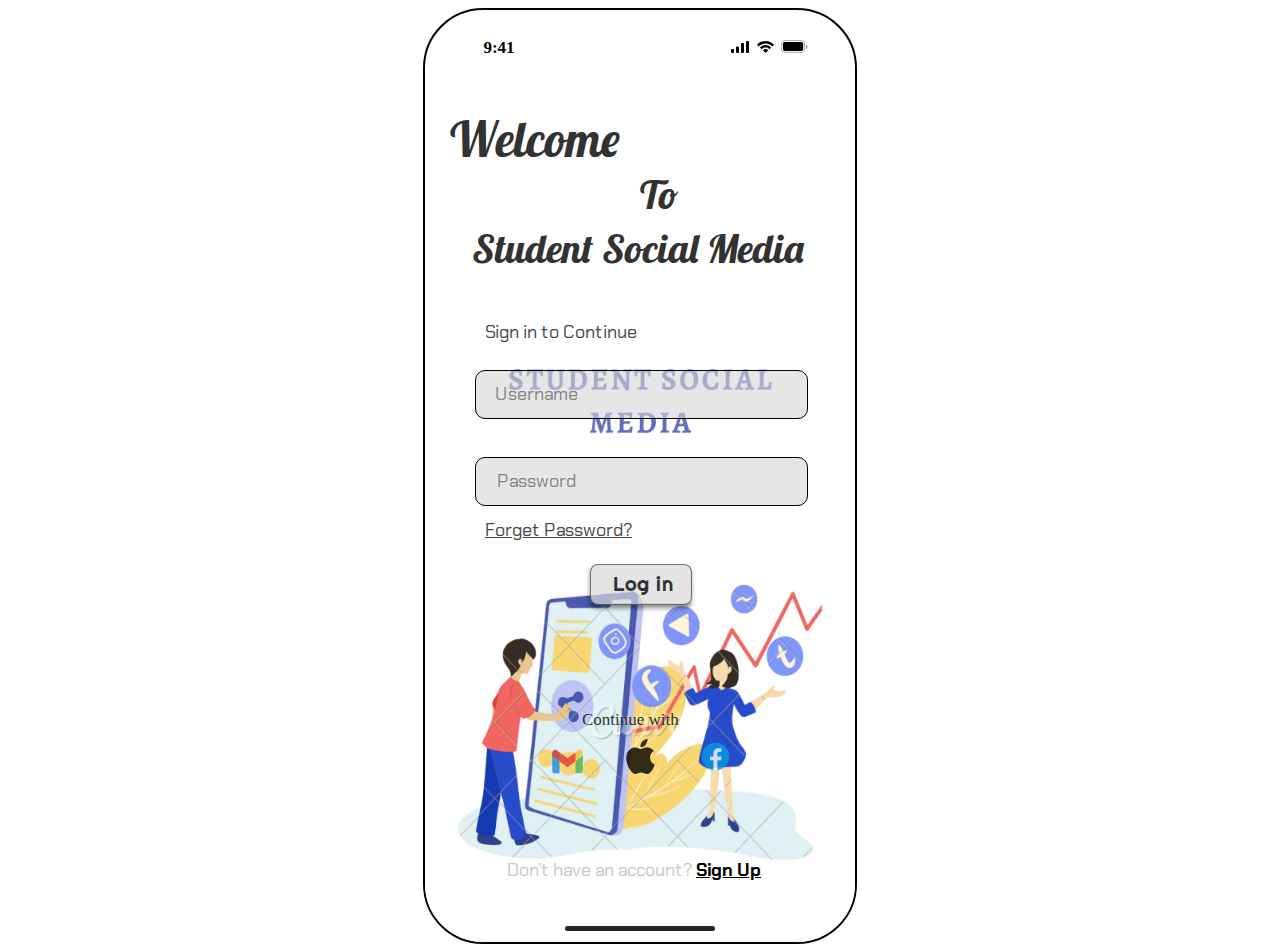
<file: pages/signInPage.html>
<!DOCTYPE html>
<html lang="en">
  <head>
    <meta charset="UTF-8" />
    <meta name="viewport" content="width=device-width, initial-scale=1.0" />
    <title>Sign In</title>
    <link rel="stylesheet" href="/assets/css/signIn.css" />
  </head>
  <body>
    <div class="SignIn">
      <img class="SsmBgcover1" style="width: 430px; height: 803px; left: 0px; top: 129px; position: absolute" src="/assets/images/ssm_bgcover.png" />
      <div class="Group5">
        <img class="Image3" src="/assets/icons/icons8-facebook.svg" />
        <img class="Image2" src="/assets/icons/apple-logo-svgrepo-com.svg" />
        <img class="Image1" src="/assets/icons/icons8-gmail.svg" />
      </div>
      <div class="Iphonebar">
        <div class="Time">9:41</div>
        <div class="RightSide">
          <img class="BatteryBar" src="/assets/icons/status-bar-battery.svg" />
          <img class="Wifi" src="/assets/icons/wifi.svg" />
          <img class="IconMobileSignal" src="/assets/icons/icon-mobile-signal.svg" />
        </div>

        <div
          class="Rectangle4"
          style="width: 150px; height: 5px; left: 93px; top: 889px; position: absolute; background: #252525; border-radius: 5px"
        ></div>
      </div>
      <div class="Box" style="width: 331px; height: 233px; left: 50px; top: 360px; position: absolute">
        <div
          class="Rectangle1"
          style="
            width: 331px;
            height: 47px;
            left: 0px;
            top: 0px;
            position: absolute;
            background: rgba(213.56, 213.56, 213.56, 0.6);
            border-radius: 10px;
            border: 0.5px black solid;
          "
        ></div>
        <div
          class="Rectangle2"
          style="
            width: 331px;
            height: 47px;
            left: 0px;
            top: 87px;
            position: absolute;
            background: rgba(213.56, 213.56, 213.56, 0.6);
            border-radius: 10px;
            border: 0.5px black solid;
          "
        ></div>
        <div
          class="Rectangle3"
          style="width: 100px; height: 39px; left: 115px; top: 194px; position: absolute; box-shadow: 0px 4px 4px rgba(0, 0, 0, 0.25)"
        >
          <div
            class="Rectangle3"
            style="
              width: 100px;
              height: 39px;
              left: 0px;
              top: 0px;
              position: absolute;
              background: rgba(217, 217, 217, 0.7);
              box-shadow: 0px 4px 4px rgba(0, 0, 0, 0.25);
              border-radius: 8px;
              border: 0.5px rgba(0, 0, 0, 0.5) solid;
            "
          ></div>
        </div>
      </div>
      <div class="WelcomeText" style="width: 354px; height: 164px; left: 25px; top: 99px; position: absolute">
        <div
          class="StudentSocialMedia"
          style="
            left: 22px;
            top: 114px;
            position: absolute;
            color: #323232;
            font-size: 40px;
            font-family: Lobster;
            font-weight: 400;
            word-wrap: break-word;
          "
        >
          Student Social Media
        </div>
        <div
          class="To"
          style="
            left: 190px;
            top: 60px;
            position: absolute;
            color: #323232;
            font-size: 40px;
            font-family: Lobster;
            font-weight: 400;
            word-wrap: break-word;
          "
        >
          To
        </div>
        <div
          class="Welcome"
          style="
            left: 0px;
            top: 0px;
            position: absolute;
            color: #323232;
            font-size: 48px;
            font-family: Lobster;
            font-weight: 400;
            word-wrap: break-word;
          "
        >
          Welcome
        </div>
      </div>
      <div class="Text" style="width: 281px; height: 560px; left: 60px; top: 311px; position: absolute">
        <div
          class="ContinueWith"
          style="
            left: 97px;
            top: 388px;
            position: absolute;
            text-align: center;
            color: #323232;
            font-size: 17px;
            font-family: Inter;
            font-weight: 400;
            line-height: 22px;
            word-wrap: break-word;
          "
        >
          Continue with
        </div>
        <div
          class="LogIn"
          style="
            left: 128px;
            top: 252px;
            position: absolute;
            text-align: center;
            color: #323232;
            font-size: 20px;
            font-family: Righteous;
            font-weight: 400;
            line-height: 22px;
            word-wrap: break-word;
          "
        >
          Log in
        </div>
        <div
          class="SignInToContinue"
          style="
            left: 0px;
            top: 0px;
            position: absolute;
            text-align: center;
            color: #474747;
            font-size: 18px;
            font-family: Chakra Petch;
            font-weight: 400;
            line-height: 22px;
            word-wrap: break-word;
          "
        >
          Sign in to Continue
        </div>
        <div class="DonTHaveAnAccountSignUp" style="left: 22px; top: 538px; position: absolute; text-align: center">
          <span style="color: #c7c7c7; font-size: 18px; font-family: Chakra Petch; font-weight: 400; line-height: 22px; word-wrap: break-word"
            >Don’t have an account?</span
          ><span style="color: #474747; font-size: 18px; font-family: Chakra Petch; font-weight: 400; line-height: 22px; word-wrap: break-word">
          </span
          ><span
            style="
              color: black;
              font-size: 18px;
              font-family: Chakra Petch;
              font-weight: 700;
              text-decoration: underline;
              line-height: 22px;
              word-wrap: break-word;
              cursor: pointer;
            "
            >Sign Up</span
          >
        </div>
        <div
          class="ForgetPassword"
          style="
            left: 0px;
            top: 198px;
            position: absolute;
            text-align: center;
            color: #474747;
            font-size: 18px;
            font-family: Chakra Petch;
            font-weight: 400;
            text-decoration: underline;
            line-height: 22px;
            word-wrap: break-word;
          "
        >
          Forget Password?
        </div>
        <div
          class="Username"
          style="
            left: 10px;
            top: 62px;
            position: absolute;
            text-align: center;
            color: #848484;
            font-size: 18px;
            font-family: Chakra Petch;
            font-weight: 400;
            line-height: 22px;
            word-wrap: break-word;
          "
        >
          Username
        </div>
        <div
          class="Password"
          style="
            left: 12px;
            top: 149px;
            position: absolute;
            text-align: center;
            color: #848484;
            font-size: 18px;
            font-family: Chakra Petch;
            font-weight: 400;
            line-height: 22px;
            word-wrap: break-word;
          "
        >
          Password
        </div>
      </div>
    </div>
  </body>
</html>
</file>
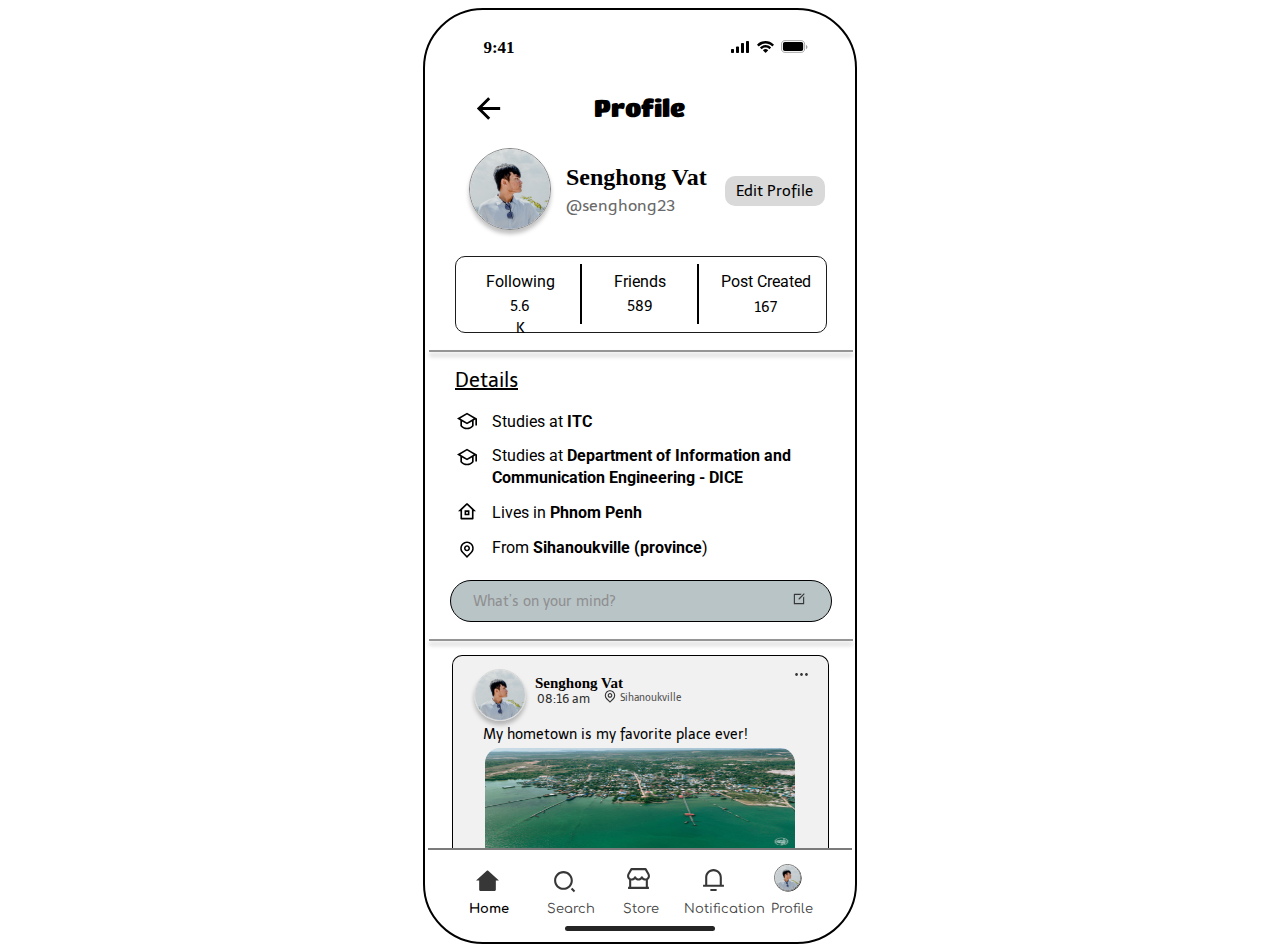
<file: pages/userProfilePage.html>
<!DOCTYPE html>
<html lang="en">
  <head>
    <meta charset="UTF-8" />
    <meta name="viewport" content="width=device-width, initial-scale=1.0" />
    <title>Profile</title>
    <link rel="stylesheet" href="/assets/css/userProfile.css" />
  </head>
  <body>
    <div class="UserProfile">
      <div class="Userpost" style="width: 375px; height: 193px; left: 27px; top: 645px; position: absolute">
        <div
          class="Rectangle9"
          style="
            width: 375px;
            height: 193px;
            left: 0px;
            top: 0px;
            position: absolute;
            background: rgba(236.94, 236.94, 236.94, 0.8);
            border-top-left-radius: 10px;
            border-top-right-radius: 10px;
            border-left: 0.5px black solid;
            border-top: 0.5px black solid;
            border-right: 0.5px black solid;
          "
        ></div>
        <img
          class="Rectangle10"
          style="width: 310px; height: 100px; left: 33px; top: 93px; position: absolute; border-top-left-radius: 15px; border-top-right-radius: 15px"
          src="/assets/images/sihanoukvill.jpg"
        />
        <img
          class="Ellipse2"
          style="
            width: 50px;
            height: 50px;
            left: 22px;
            top: 14px;
            position: absolute;
            box-shadow: 0px 4px 4px rgba(0, 0, 0, 0.25);
            border-radius: 9999px;
            border: 0.75px #d9d9d9 solid;
          "
          src="/assets/images/mainProfile.jpg"
        />
        <div class="Text" style="width: 271px; height: 65.27px; left: 23px; top: 17px; position: absolute">
          <div
            class="16Am"
            style="
              left: 62px;
              top: 16px;
              position: absolute;
              text-align: center;
              color: #2d2d2d;
              font-size: 12px;
              font-family: Telex;
              font-weight: 400;
              line-height: 22px;
              word-wrap: break-word;
            "
          >
            08:16 am
          </div>
          <div
            class="Sihanoukville"
            style="
              left: 145px;
              top: 15px;
              position: absolute;
              text-align: center;
              color: #525252;
              font-size: 10px;
              font-family: Telex;
              font-weight: 400;
              line-height: 22px;
              word-wrap: break-word;
            "
          >
            Sihanoukville
          </div>
          <div
            class="MyHometownIsMyFavoritePlaceEver"
            style="
              width: 271px;
              height: 15.27px;
              margin-top: 2px;
              left: 5px;
              top: 50px;
              position: absolute;
              text-align: center;
              color: black;
              font-size: 14px;
              font-family: Telex;
              font-weight: 400;
              line-height: 22px;
              word-wrap: break-word;
            "
          >
            My hometown is my favorite place ever!
          </div>
          <div
            class="SenghongVat"
            style="
              width: 110px;
              height: 15.27px;
              left: 49px;
              top: 0px;
              position: absolute;
              text-align: center;
              color: black;
              font-size: 15px;
              font-family: Tinos;
              font-weight: 700;
              line-height: 22px;
              word-wrap: break-word;
            "
          >
            Senghong Vat
          </div>
        </div>
        <div class="Icon" style="width: 212.23px; height: 41px; left: 151px; top: 7px; position: absolute">
          <img class="Image19" style="width: 14px; height: 14px; left: 0px; top: 27px; position: absolute" src="/assets/icons/map-pin-line.svg" />
          <img
            class="Image20"
            style="width: 17.36px; height: 25px; left: 190px; top: 0px; position: absolute"
            src="/assets/icons/more-fill.svg"
          />
        </div>
      </div>
      <div class="IphoneBar" style="width: 336.4px; height: 894px; left: 47px; top: 27px; position: absolute">
        <div
          class="Time"
          style="
            width: 54px;
            height: 20px;
            left: 0px;
            top: 0px;
            position: absolute;
            text-align: center;
            color: black;
            font-size: 17px;
            font-family: SF Pro Text;
            font-weight: 600;
            line-height: 22px;
            word-wrap: break-word;
          "
        >
          9:41
        </div>
        <div class="RightSide">
          <img class="BatteryBar" src="/assets/icons/status-bar-battery.svg" />
          <img class="Wifi" src="/assets/icons/wifi.svg" />
          <img class="IconMobileSignal" src="/assets/icons/icon-mobile-signal.svg" />
        </div>
        <div
          class="Rectangle4"
          style="width: 150px; height: 5px; left: 93px; top: 889px; position: absolute; background: #252525; border-radius: 5px"
        ></div>
      </div>
      <div
        class="Line3"
        style="
          width: 422px;
          height: 0px;
          left: 3.23px;
          top: 838.35px;
          position: absolute;
          box-shadow: 0px 4px 4px rgba(0, 0, 0, 0.25) inset;
          border: 1px #7b7b7b solid;
        "
      ></div>
      <div
        class="Line6"
        style="
          width: 422px;
          height: 0px;
          left: 4px;
          top: 340px;
          position: absolute;
          box-shadow: 0px 4px 4px rgba(0, 0, 0, 0.25);
          border: 1.5px #959595 solid;
        "
      ></div>
      <div
        class="Line7"
        style="
          width: 422px;
          height: 0px;
          left: 4px;
          top: 629px;
          position: absolute;
          box-shadow: 0px 4px 4px rgba(0, 0, 0, 0.25);
          border: 1.5px #959595 solid;
        "
      ></div>

      <div class="BottomBar" style="height: 56px; left: 44px; top: 854px; position: absolute">
        <div class="Logo" style="width: 329px; height: 30px; left: 6px; top: 0px; position: absolute">
          <img
            class="iconInbox"
            style="width: 25px; height: 25px; left: 226px; top: 3px; position: absolute"
            src="/assets/icons/notification-3-line.svg"
          />
          <img class="iconStore" style="width: 25px; height: 25px; left: 151px; top: 2px; position: absolute" src="/assets/icons/store-2-line.svg" />
          <img class="iconHome" style="width: 25px; height: 25px; left: 0px; top: 5px; position: absolute" src="/assets/icons/home-2-fill.svg" />
          <img class="iconSearch" style="width: 25px; height: 25px; left: 77px; top: 5px; position: absolute" src="/assets/icons/search-2-line.svg" />
          <img class="profilesm" src="/assets/images/mainProfile.jpg" />
        </div>

        <div class="TextBottom">
          <div class="ProfileT">Profile</div>
          <div class="Inbox">Notification</div>
          <div class="Store">Store</div>
          <div class="Search">Search</div>
          <div class="Home">Home</div>
        </div>
      </div>

      <a href="/pages/homePage.html">
              <img class="Image23" style="width: 35px; height: 35px; left: 46px; top: 81px; position: absolute" src="/assets/icons/arrow-left-line.svg" />
      </a>
      <img
        class="Ellipse4"
        style="
          width: 80px;
          height: 80px;
          left: 44px;
          top: 138px;
          position: absolute;
          box-shadow: 0px 4px 4px rgba(0, 0, 0, 0.25);
          border-radius: 9999px;
          border: 0.5px #848484 solid;
        "
        src="/assets/images/mainProfile.jpg"
      />
      <div
        class="Profile"
        style="
          left: 169px;
          top: 87px;
          position: absolute;
          text-align: center;
          color: black;
          font-size: 24px;
          font-family: Titan One;
          font-weight: 400;
          line-height: 22px;
          word-wrap: break-word;
        "
      >
        Profile
      </div>
      <div
        class="Senghong23"
        style="
          left: 141px;
          top: 185px;
          position: absolute;
          text-align: center;
          color: #696969;
          font-size: 16px;
          font-family: Telex;
          font-weight: 400;
          line-height: 22px;
          word-wrap: break-word;
        "
      >
        @senghong23
      </div>
      <div
        class="SenghongVat"
        style="
          left: 141px;
          top: 156px;
          position: absolute;
          text-align: center;
          color: black;
          font-size: 24px;
          font-family: Tinos;
          font-weight: 700;
          line-height: 22px;
          word-wrap: break-word;
        "
      >
        Senghong Vat
      </div>
      <div class="Group7" style="width: 371px; height: 75px; left: 30px; top: 246px; position: absolute">
        <div
          class="Rectangle11"
          style="
            width: 370px;
            height: 75px;
            left: 0px;
            top: 0px;
            position: absolute;
            background: white;
            border-radius: 10px;
            border: 1px #1c1c1c solid;
          "
        ></div>
        <div
          class="Following"
          style="
            width: 80px;
            height: 25.38px;
            left: 25px;
            top: 15px;
            position: absolute;
            text-align: center;
            color: black;
            font-size: 16px;
            font-family: Roboto;
            font-weight: 400;
            line-height: 22px;
            word-wrap: break-word;
          "
        >
          Following
        </div>
        <div
          class="Friends"
          style="
            width: 80px;
            height: 25.38px;
            left: 145px;
            top: 15px;
            position: absolute;
            text-align: center;
            color: black;
            font-size: 16px;
            font-family: Roboto;
            font-weight: 400;
            line-height: 22px;
            word-wrap: break-word;
          "
        >
          Friends
        </div>
        <div
          class="PostCreated"
          style="
            width: 121px;
            height: 25px;
            left: 250px;
            top: 15px;
            position: absolute;
            text-align: center;
            color: black;
            font-size: 16px;
            font-family: Roboto;
            font-weight: 400;
            line-height: 22px;
            word-wrap: break-word;
          "
        >
          Post Created
        </div>
        <div
          class="6k"
          style="
            width: 28.78px;
            height: 25.38px;
            left: 51px;
            top: 40px;
            position: absolute;
            text-align: center;
            color: black;
            font-size: 14px;
            font-family: Telex;
            font-weight: 400;
            line-height: 22px;
            word-wrap: break-word;
          "
        >
          5.6K
        </div>
        <div
          style="
            width: 26.72px;
            height: 25.38px;
            left: 171.64px;
            top: 40.38px;
            position: absolute;
            text-align: center;
            color: black;
            font-size: 14px;
            font-family: Telex;
            font-weight: 400;
            line-height: 22px;
            word-wrap: break-word;
          "
        >
          589
        </div>
        <div
          style="
            width: 23.64px;
            height: 25.38px;
            left: 299px;
            top: 41px;
            position: absolute;
            text-align: center;
            color: black;
            font-size: 14px;
            font-family: Telex;
            font-weight: 400;
            line-height: 22px;
            word-wrap: break-word;
          "
        >
          167
        </div>
        <div
          class="Line4"
          style="
            width: 57.69px;
            height: 0px;
            left: 127.44px;
            top: 8.08px;
            position: absolute;
            transform: rotate(90deg);
            transform-origin: 0 0;
            border: 0.5px black solid;
          "
        ></div>
        <div
          class="Line5"
          style="
            width: 57.69px;
            height: 0px;
            left: 243.58px;
            top: 8.08px;
            position: absolute;
            transform: rotate(90deg);
            transform-origin: 0 0;
            border: 0.5px black solid;
          "
        ></div>
      </div>
      <div class="LogOut" style="width: 100px; height: 30px; left: 300px; top: 166px; position: absolute">
        <div
          class="Rectangle12"
          style="width: 100px; height: 30px; left: 0px; top: 0px; position: absolute; background: #d9d9d9; border-radius: 10px"
        ></div>
        <div
          class="EditProfile"
          style="
            width: 91.25px;
            left: 3.75px;
            top: 4px;
            position: absolute;
            text-align: center;
            color: black;
            font-size: 15px;
            font-family: Telex;
            font-weight: 400;
            line-height: 22px;
            word-wrap: break-word;
          "
        >
          Edit Profile
        </div>
      </div>
      <div class="DetailsTxt" style="width: 365px; height: 190px; left: 30px; top: 359px; position: absolute">
        <div
          class="Details"
          style="
            left: 0px;
            top: 0px;
            position: absolute;
            text-align: center;
            color: black;
            font-size: 20px;
            font-family: Telex;
            font-weight: 400;
            text-decoration: underline;
            line-height: 22px;
            word-wrap: break-word;
          "
        >
          Details
        </div>
        <div class="StudiesAtInstitutDeTechnologieDuCambodge" style="left: 37px; top: 42px; position: absolute;">
          <span style="color: black; font-size: 16px; font-family: Roboto; font-weight: 400; line-height: 22px; word-wrap: break-word"
            >Studies at </span
          ><span style="color: black; font-size: 16px; font-family: Roboto; font-weight: 700; line-height: 22px; word-wrap: break-word"
            >ITC</span
          >
        </div>
        <div class="StudiesAtDepartmentOfInformationAndCommunicationEngineeringDice" style="width: 328px; left: 37px; top: 76px; position: absolute">
          <span style="color: black; font-size: 16px; font-family: Roboto; font-weight: 400; line-height: 22px; word-wrap: break-word"
            >Studies at </span
          ><span style="color: black; font-size: 16px; font-family: Roboto; font-weight: 700; line-height: 22px; word-wrap: break-word"
            >Department of Information and Communication Engineering - DICE</span
          >
        </div>
        <div class="LivesInPhnomPenh" style="width: 328px; left: 37px; top: 133px; position: absolute">
          <span style="color: black; font-size: 16px; font-family: Roboto; font-weight: 400; line-height: 22px; word-wrap: break-word">Lives in </span
          ><span style="color: black; font-size: 16px; font-family: Roboto; font-weight: 700; line-height: 22px; word-wrap: break-word"
            >Phnom Penh</span
          >
        </div>
        <div class="FromSihanoukvilleProvince" style="width: 328px; left: 37px; top: 168px; position: absolute">
          <span style="color: black; font-size: 16px; font-family: Roboto; font-weight: 400; line-height: 22px; word-wrap: break-word">From </span
          ><span style="color: black; font-size: 16px; font-family: Roboto; font-weight: 700; line-height: 22px; word-wrap: break-word"
            >Sihanoukville (province</span
          ><span style="color: black; font-size: 16px; font-family: Roboto; font-weight: 400; line-height: 22px; word-wrap: break-word">)</span>
        </div>
      </div>
      <div class="Frame" style="width: 24px; height: 24px; left: 30px; top: 399px; position: absolute">
        <img class="university" style="width: 24px; height: 20px; left: 0px; top: 2px; position: absolute" src="/assets/icons/graduation-cap-line.svg"></img>
      </div>
      <div class="Frame" style="width: 24px; height: 24px; left: 30px; top: 435px; position: absolute">
        <img class="school" style="width: 24px; height: 20px; left: 0px; top: 2px; position: absolute" src="/assets/icons/graduation-cap-line.svg"></img>
      </div>
      <div class="Frame" style="width: 24px; height: 24px; left: 30px; top: 491px; position: absolute">
        <img class="lives" style="width: 22px; height: 19.65px; left: 1px; top: 1.35px; position: absolute" src="/assets/icons/home-8-line.svg"></img>
      </div>
      <div class="Frame" style="width: 24px; height: 24px; left: 30px; top: 526px; position: absolute">
        <img class="from" style="width: 18px; height: 21.73px; left: 3px; top: 2px; position: absolute" src="/assets/icons/map-pin-line (2).svg"></img>
      </div>
      <div class="PostBar" style="width: 380px; height: 40px; left: 25px; top: 570px; position: absolute">
        <div
          class="Rectangle6"
          style="
            width: 380px;
            height: 40px;
            left: 0px;
            top: 0px;
            position: absolute;
            background: rgba(115, 138, 144, 0.5);
            border-radius: 30px;
            border: 0.25px black solid;
          "
        ></div>
        <img
          class="Image21"
          style="width: 18px; height: 13.85px; left: 340px; top: 12.31px; position: absolute"
          src="/assets/icons/edit-box-line.svg"
        />
        <div
          class="WhatSOnYourMind"
          style="
            width: 175px;
            height: 16.92px;
            left: 7px;
            top: 11px;
            position: absolute;
            text-align: center;
            color: #8f8f8f;
            font-size: 14px;
            font-family: Telex;
            font-weight: 400;
            line-height: 22px;
            word-wrap: break-word;
          "
        >
          What’s on your mind?
        </div>
      </div>
    </div>
  </body>
</html>
</file>
<file: assets/css/signIn.css>
@import url('https://fonts.googleapis.com/css2?family=Chakra+Petch&family=Lobster&family=Righteous&display=swap');
.SignIn {
  margin: auto;
  width: 430px;
  height: 932px;
  position: relative;
  background: white;
  border-radius: 60px;
  overflow: hidden;
  border: 2.50px black solid;
}
.Group5 {
  width: 183px;
  height: 35.31px;
  left: 125px;
  top: 729px;
  position: absolute;
  opacity: 0.80;
}
.Image3 {
  width: 35px;
  height: 35px;
  left: 148px;
  top: 0px;
  position: absolute;
}
.Image2 {
  width: 35px;
  height: 35px;
  left: 73px;
  top: 0px;
  position: absolute;
}
.Image1 {
  width: 35px; 
  height: 35px;
  left: 0px;
  top: 5px;
  position: absolute;
}
.Iphonebar {
  width: 336.4px;
  height: 894px;
  left: 47px;
  top: 27px;
  position: absolute;
}
.Time {
  width: 54px;
  height: 20px;
  left: 0px;
  top: 0px;
  position: absolute;
  text-align: center;
  color: black;
  font-size: 17px;
  font-family: SF Pro Text;
  font-weight: 600;
  line-height: 22px;
  word-wrap: break-word;
}
.RightSide {
  width: 77.4px; height: 13px; left: 259px; top: 3px; position: absolute;
}
  .BatteryBar {
    width: 27.4px; height: 13px; left: 50px; top: 0px; position: absolute;
  }
  .Wifi {
    width: 17px; height: 11.83px; left: 26px; top: 1px; position: absolute;
  }
  .IconMobileSignal{
    width: 18px; height: 12px; left: 0px; top: 1px; position: absolute;
  }
</file>
<file: assets/css/chat.css>
@import url('https://fonts.googleapis.com/css2?family=Comfortaa&family=Poppins&family=Roboto&family=Telex&family=Tinos&family=Titan+One&display=swap');
.RightSide {
  width: 77.4px; height: 13px; left: 259px; top: 3px; position: absolute;
}
  .BatteryBar {
    width: 27.4px; height: 13px; left: 50px; top: 0px; position: absolute;
  }
  .Wifi {
    width: 17px; height: 11.83px; left: 26px; top: 1px; position: absolute;
  }
  .IconMobileSignal{
    width: 18px; height: 12px; left: 0px; top: 1px; position: absolute;
  }
</file>
<file: assets/css/homePage.css>
@import url('https://fonts.googleapis.com/css2?family=Comfortaa&family=Telex&family=Tinos&family=Titan+One&display=swap');
.HomePage {
  margin: auto;
  width: 430px;
  height: 932px;
  position: relative;
  background: white;
  box-shadow: 0px 4px 4px rgba(0, 0, 0, 0.25);
  border-radius: 60px;
  overflow: hidden;
  border: 2.5px black solid;
}
.IphoneBar {
  width: 336.4px; height: 894px; left: 47px; top: 27px; position: absolute;
}
.Time {
  width: 54px;
  height: 20px;
  left: 0px;
  top: 0px;
  position: absolute;
  text-align: center;
  color: black;
  font-size: 17px;
  font-family: SF Pro Text;
  font-weight: 600;
  line-height: 22px;
  word-wrap: break-word;
}
.RightSide {
  width: 77.4px; height: 13px; left: 259px; top: 3px; position: absolute;
}
  .BatteryBar {
    width: 27.4px; height: 13px; left: 50px; top: 0px; position: absolute;
  }
  .Wifi {
    width: 17px; height: 11.83px; left: 26px; top: 1px; position: absolute;
  }
  .IconMobileSignal{
    width: 18px; height: 12px; left: 0px; top: 1px; position: absolute;
  }
.HomeSlide {
  width: 150px; height: 5px; left: 93px; top: 889px; position: absolute; background: #252525; border-radius: 5px;
}
.LogoTop {
  width: 364px; height: 49px; left: 38px; top: 61px; position: absolute;
}
.SSM {
  left: 0px;
  top: 3px;
  position: absolute;
  text-align: center;
  color: #242424;
  font-size: 32px;
  font-family: Titan One;
  font-weight: 400;
  line-height: 22px;
  word-wrap: break-word;
}
.Community {
  left: 152px;
  top: 25px;
  position: absolute;
  text-align: center;
  color: black;
  font-size: 12px;
  font-family: Comfortaa;
  font-weight: 400;
  line-height: 22px;
  word-wrap: break-word;
}
.Message {
  left: 244px;
  top: 25px;
  position: absolute;
  text-align: center;
  color: black;
  font-size: 12px;
  font-family: Comfortaa;
  font-weight: 400;
  line-height: 22px;
  word-wrap: break-word;
}
.Setting {
  left: 321px;
  top: 27px;
  position: absolute;
  text-align: center;
  color: black;
  font-size: 12px;
  font-family: Comfortaa;
  font-weight: 400;
  line-height: 22px;
  word-wrap: break-word;
}
.PostBar {
  width: 380px; height: 52px; left: 25px; top: 122px; position: absolute;
}
  .Rectangle6 {
    width: 380px;
    height: 52px;
    left: 0px;
    top: 0px;
    position: absolute;
    background: rgba(115, 138, 144, 0.5);
    border-radius: 30px;
    border: 0.25px black solid;
  }
  .WhatSOnYourMind {
    left: 37px;
    top: 16px;
    position: absolute;
    text-align: center;
    color: #8f8f8f;
    font-size: 18px;
    font-family: Telex;
    font-weight: 400;
    line-height: 22px;
    word-wrap: break-word;
  }
.Post {
  width: 375px; height: 365px; left: 28px; top: 185px; position: absolute;
}
  .Rectangle7 {
    width: 375px;
    height: 365px;
    left: 0px;
    top: 0px;
    position: absolute;
    background: rgba(236.94, 236.94, 236.94, 0.8);
    border-radius: 10px;
    border: 0.5px black solid;
  }
  .Ellipse1 {
    width: 60px;
    height: 60px;
    left: 22px;
    top: 19px;
    position: absolute;
    box-shadow: 0px 4px 4px rgba(0, 0, 0, 0.25);
    border-radius: 9999px;
    border: 0.75px #d9d9d9 solid;
  }
  .Rectangle8 {
    width: 310px; height: 190px; left: 34px; top: 117px; position: absolute; border-radius: 15px;
  }
.Text {
  width: 262px; height: 318px; left: 52px; top: 27px; position: absolute;
}
  .heart-count{
    left: 30px;
    top: 296px;
    position: absolute;
    text-align: center;
    color: black;
    font-size: 15px;
    font-family: Telex;
    font-weight: 400;
    line-height: 22px;
    word-wrap: break-word;
  }
  .comment-count {
    left: 142px;
    top: 296px;
    position: absolute;
    text-align: center;
    color: black;
    font-size: 15px;
    font-family: Telex;
    font-weight: 400;
    line-height: 22px;
    word-wrap: break-word;
  }
  .share-count {
    left: 244px;
    top: 296px;
    position: absolute;
    text-align: center;
    color: black;
    font-size: 15px;
    font-family: Telex;
    font-weight: 400;
    line-height: 22px;
    word-wrap: break-word;
  }
  .post-time {
    left: 50px;
    top: 22px;
    position: absolute;
    text-align: center;
    color: #2d2d2d;
    font-size: 12px;
    font-family: Telex;
    font-weight: 400;
    line-height: 22px;
    word-wrap: break-word;
  }
  .locationName {
    left: 131px;
    top: 22px;
    position: absolute;
    text-align: center;
    color: #525252;
    font-size: 10px;
    font-family: Telex;
    font-weight: 400;
    line-height: 22px;
    word-wrap: break-word;
  }
  .caption {
    left: 0px;
    top: 63px;
    position: absolute;
    text-align: center;
    color: black;
    font-size: 14px;
    font-family: Telex;
    font-weight: 400;
    line-height: 22px;
    word-wrap: break-word;
  }
  .profileName {
    left: 48px;
    top: 0px;
    position: absolute;
    text-align: center;
    color: black;
    font-size: 15px;
    font-family: Tinos;
    font-weight: 700;
    line-height: 22px;
    word-wrap: break-word;
  }

.Post2 {
  width: 375px; height: 270px; left: 28px; top: 566px; position: absolute;
}
  .Rectangle9 {
    width: 375px;
    height: 270px;
    left: 0px;
    top: 0px;
    position: absolute;
    background: rgba(236.94, 236.94, 236.94, 0.8);
    border-top-left-radius: 10px;
    border-top-right-radius: 10px;
    border-left: 0.5px black solid;
    border-top: 0.5px black solid;
    border-right: 0.5px black solid;
  }
  .post-photo2 {
    width: 310px;
    height: 159.34px;
    left: 34px;
    top: 111.69px;
    position: absolute;
    border-top-left-radius: 15px;
    border-top-right-radius: 15px;
  }
  .profile-post2 {
    width: 60px;
    height: 60px;
    left: 22px;
    top: 15.64px;
    position: absolute;
    box-shadow: 0px 4px 4px rgba(0, 0, 0, 0.25);
    border-radius: 9999px;
    border: 0.75px #d9d9d9 solid;
  }
  .Text {
    width: 271px; height: 82.55px; left: 52px; top: 22.34px; position: absolute;
  }
    .time2 {
      left: 53px;
      top: 21.37px;
      position: absolute;
      text-align: center;
      color: #2d2d2d;
      font-size: 12px;
      font-family: Telex;
      font-weight: 400;
      line-height: 22px;
      word-wrap: break-word;
    }
    .location2 {
      left: 130px;
      top: 21.37px;
      position: absolute;
      text-align: center;
      color: #525252;
      font-size: 10px;
      font-family: Telex;
      font-weight: 400;
      line-height: 22px;
      word-wrap: break-word;
    }
    .caption2 {
      left: 0px;
      top: 61.19px;
      position: absolute;
      text-align: center;
      color: black;
      font-size: 14px;
      font-family: Telex;
      font-weight: 400;
      line-height: 22px;
      word-wrap: break-word;
    }
    .profileName2 {
      width: 110px;
      height: 21.37px;
      left: 40px;
      top: 0px;
      position: absolute;
      text-align: center;
      color: black;
      font-size: 15px;
      font-family: Tinos;
      font-weight: 700;
      line-height: 22px;
      word-wrap: break-word;
    }
  .Icon {
    width: 198.22px; height: 53.42px; left: 165px; top: 3.88px; position: absolute;
  }

.profilesm {
  width: 25px;
  height: 25px;
  left: 299px;
  top: 0px;
  position: absolute;
  box-shadow: 0.5px 0.5px 0.5px;
  border-radius: 9999px;
  border: 0.75px #707070 solid;
  filter: blur(0.5px);
}
.TextBottom {
  width: 342px; height: 22px; left: 0px; top: 34px; position: absolute;
}
  .ProfileT {
    left: 302px;
    top: 0px;
    position: absolute;
    text-align: center;
    color: #434343;
    font-size: 13px;
    font-family: Comfortaa;
    font-weight: 400;
    line-height: 22px;
    word-wrap: break-word;
  }
  .Inbox {
    left: 215px;
    top: 0px;
    position: absolute;
    text-align: center;
    color: #434343;
    font-size: 13px;
    font-family: Comfortaa;
    font-weight: 400;
    line-height: 22px;
    word-wrap: break-word;
  }
  .Store {
    left: 154px;
    top: 0px;
    position: absolute;
    text-align: center;
    color: #434343;
    font-size: 13px;
    font-family: Comfortaa;
    font-weight: 400;
    line-height: 22px;
    word-wrap: break-word;
  }
  .Search {
    left: 78px;
    top: 0px;
    position: absolute;
    text-align: center;
    color: #434343;
    font-size: 13px;
    font-family: Comfortaa;
    font-weight: 400;
    line-height: 22px;
    word-wrap: break-word;
  }
  .Home {
    left: 0px;
    top: 0px;
    position: absolute;
    text-align: center;
    color: black;
    font-size: 13px;
    font-family: Comfortaa;
    font-weight: 700;
    line-height: 22px;
    word-wrap: break-word;
  }
.LineTop {
  width: 422px;
  height: 0px;
  left: 4px;
  top: 113px;
  position: absolute;
  border: 1px #7b7b7b solid;
}
.LineBottom {
  width: 422px;
  height: 0px;
  left: 4px;
  top: 838px;
  position: absolute;
  box-shadow: 0px 4px 4px rgba(0, 0, 0, 0.25) inset;
  border: 1px #7b7b7b solid;
}
</file>
<file: assets/css/message.css>
@import url('https://fonts.googleapis.com/css2?family=Comfortaa&family=Roboto&family=Telex&family=Tinos&family=Titan+One&display=swap');
.RightSide {
  width: 77.4px; height: 13px; left: 259px; top: 3px; position: absolute;
}
  .BatteryBar {
    width: 27.4px; height: 13px; left: 50px; top: 0px; position: absolute;
  }
  .Wifi {
    width: 17px; height: 11.83px; left: 26px; top: 1px; position: absolute;
  }
  .IconMobileSignal{
    width: 18px; height: 12px; left: 0px; top: 1px; position: absolute;
  }
</file>
<file: assets/css/setting.css>
@import url('https://fonts.googleapis.com/css2?family=Comfortaa&family=Roboto&family=Telex&family=Tinos&family=Titan+One&display=swap');
.RightSide {
  width: 77.4px; height: 13px; left: 259px; top: 3px; position: absolute;
}
  .BatteryBar {
    width: 27.4px; height: 13px; left: 50px; top: 0px; position: absolute;
  }
  .Wifi {
    width: 17px; height: 11.83px; left: 26px; top: 1px; position: absolute;
  }
  .IconMobileSignal{
    width: 18px; height: 12px; left: 0px; top: 1px; position: absolute;
  }
</file>
<file: assets/css/userProfile.css>
@import url('https://fonts.googleapis.com/css2?family=Comfortaa&family=Roboto&family=Telex&family=Tinos&family=Titan+One&display=swap');
.UserProfile {
  margin: auto;
  width: 430px;
  height: 932px;
  position: relative;
  background: white;
  border-radius: 60px;
  overflow: hidden;
  border: 2.5px black solid;
}
.RightSide {
  width: 77.4px; height: 13px; left: 259px; top: 3px; position: absolute;
}
  .BatteryBar {
    width: 27.4px; height: 13px; left: 50px; top: 0px; position: absolute;
  }
  .Wifi {
    width: 17px; height: 11.83px; left: 26px; top: 1px; position: absolute;
  }
  .IconMobileSignal{
    width: 18px; height: 12px; left: 0px; top: 1px; position: absolute;
  }
.profilesm {
    width: 25px;
    height: 25px;
    left: 299px;
    top: 0px;
    position: absolute;
    box-shadow: 0.5px 0.5px 0.5px;
    border-radius: 9999px;
    border: 0.75px #707070 solid;
    filter: blur(0.5px);
  }
  .TextBottom {
    width: 342px; height: 22px; left: 0px; top: 34px; position: absolute;
  }
    .ProfileT {
      left: 302px;
      top: 0px;
      position: absolute;
      text-align: center;
      color: #434343;
      font-size: 13px;
      font-family: Comfortaa;
      font-weight: 400;
      line-height: 22px;
      word-wrap: break-word;
    }
    .Inbox {
      left: 215px;
      top: 0px;
      position: absolute;
      text-align: center;
      color: #434343;
      font-size: 13px;
      font-family: Comfortaa;
      font-weight: 400;
      line-height: 22px;
      word-wrap: break-word;
    }
    .Store {
      left: 154px;
      top: 0px;
      position: absolute;
      text-align: center;
      color: #434343;
      font-size: 13px;
      font-family: Comfortaa;
      font-weight: 400;
      line-height: 22px;
      word-wrap: break-word;
    }
    .Search {
      left: 78px;
      top: 0px;
      position: absolute;
      text-align: center;
      color: #434343;
      font-size: 13px;
      font-family: Comfortaa;
      font-weight: 400;
      line-height: 22px;
      word-wrap: break-word;
    }
    .Home {
      left: 0px;
      top: 0px;
      position: absolute;
      text-align: center;
      color: black;
      font-size: 13px;
      font-family: Comfortaa;
      font-weight: 700;
      line-height: 22px;
      word-wrap: break-word;
    }
</file>
